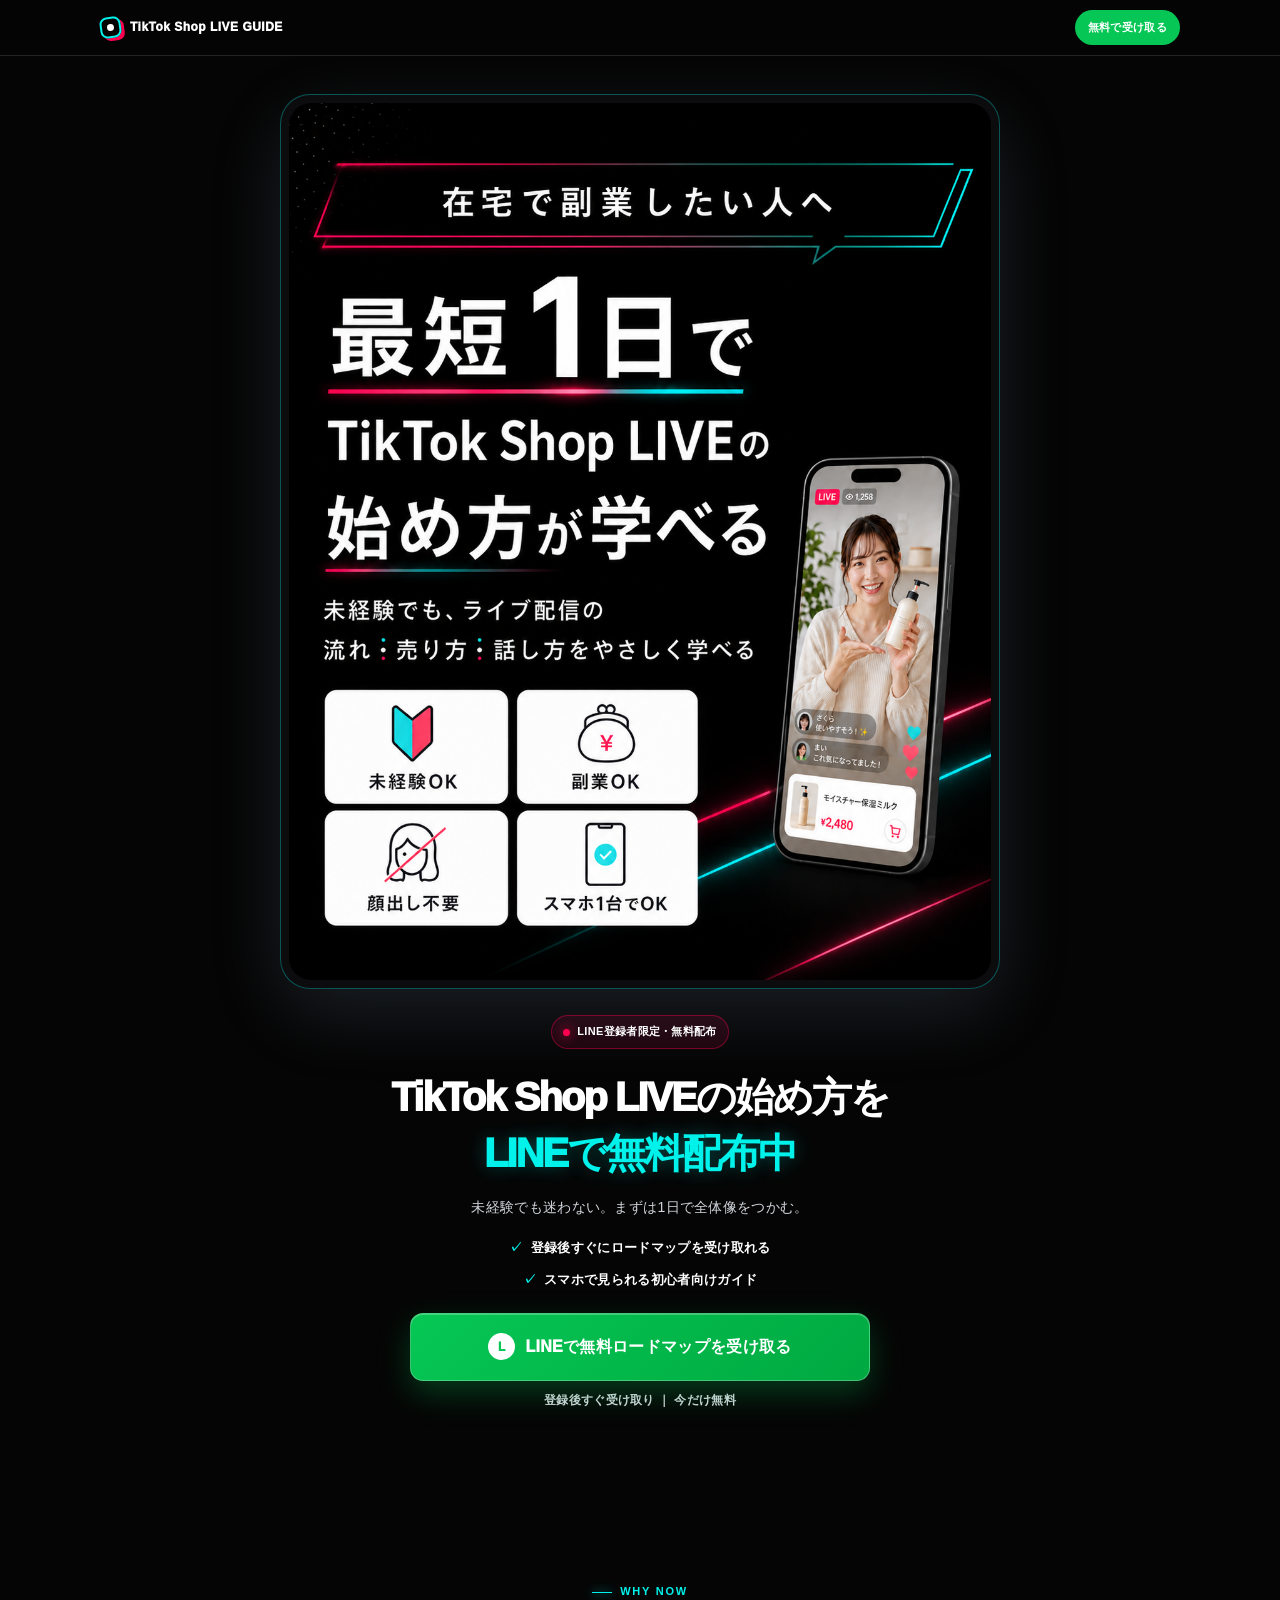
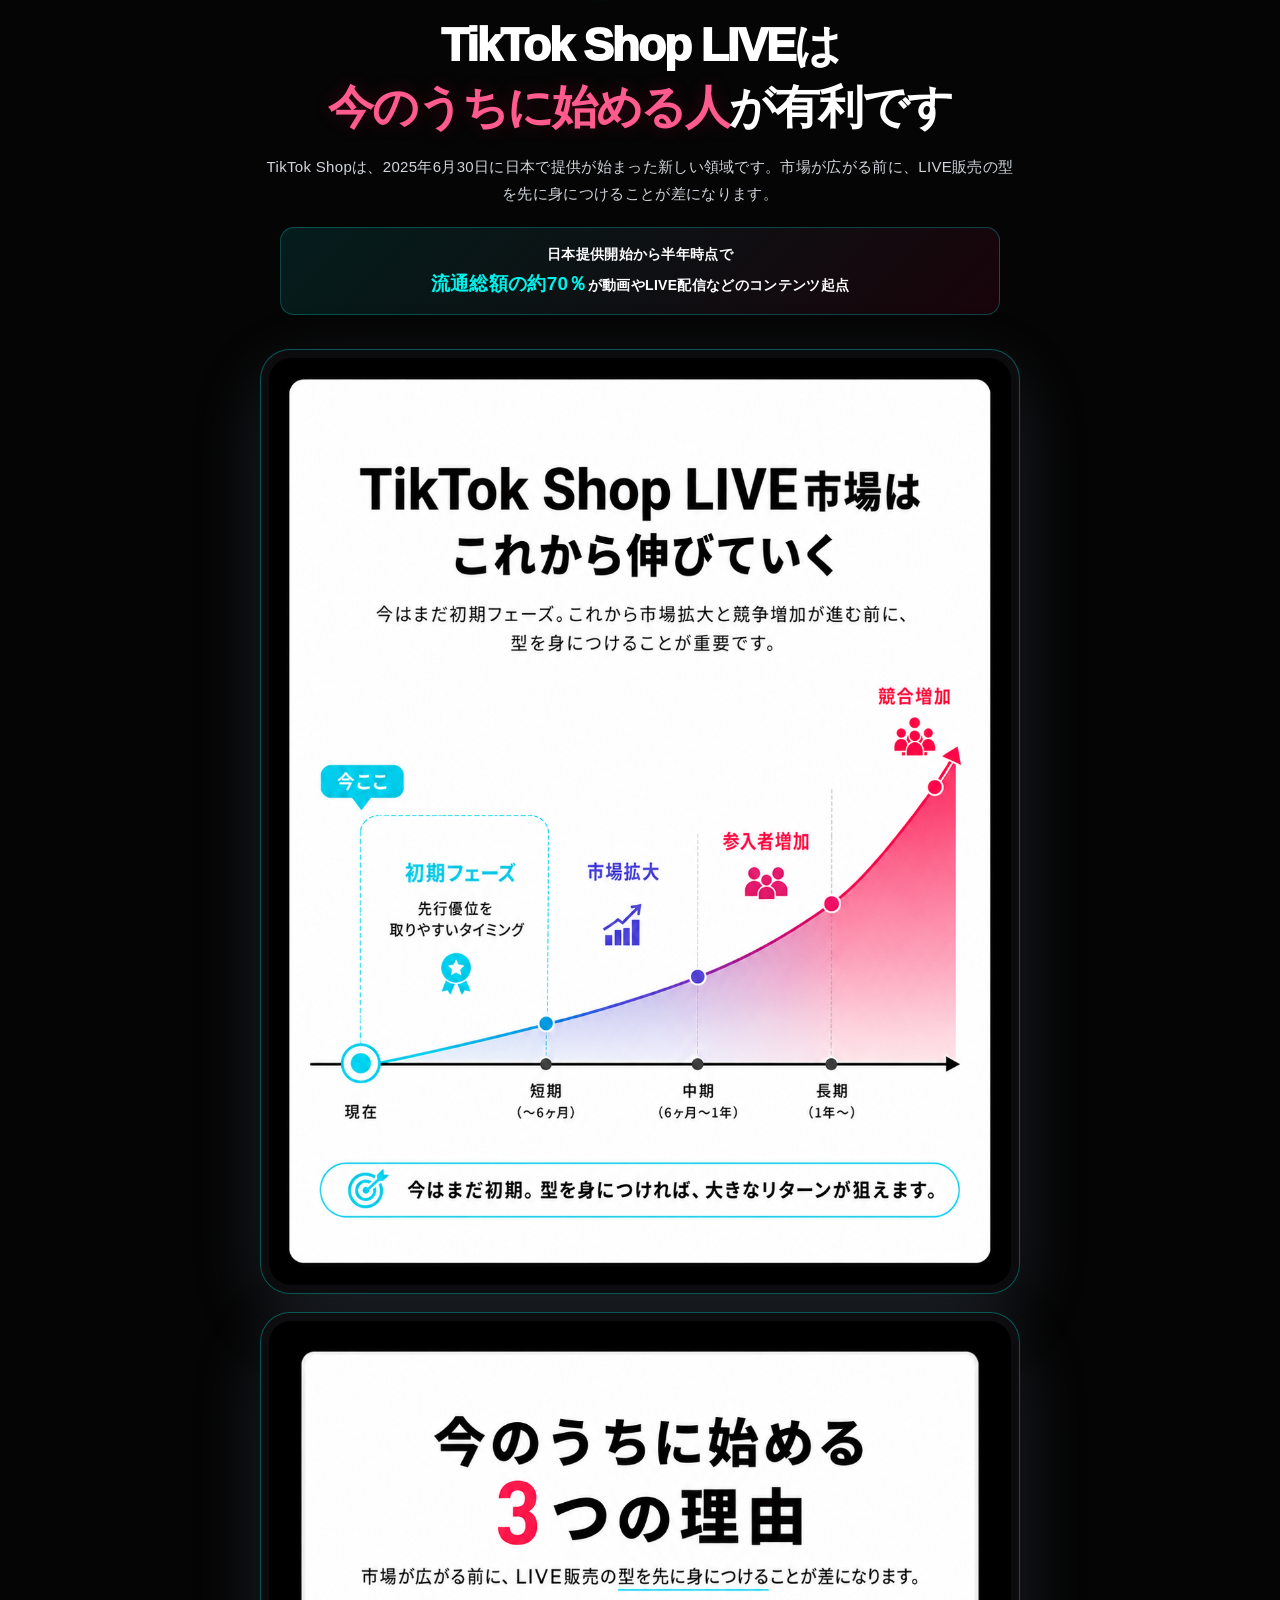
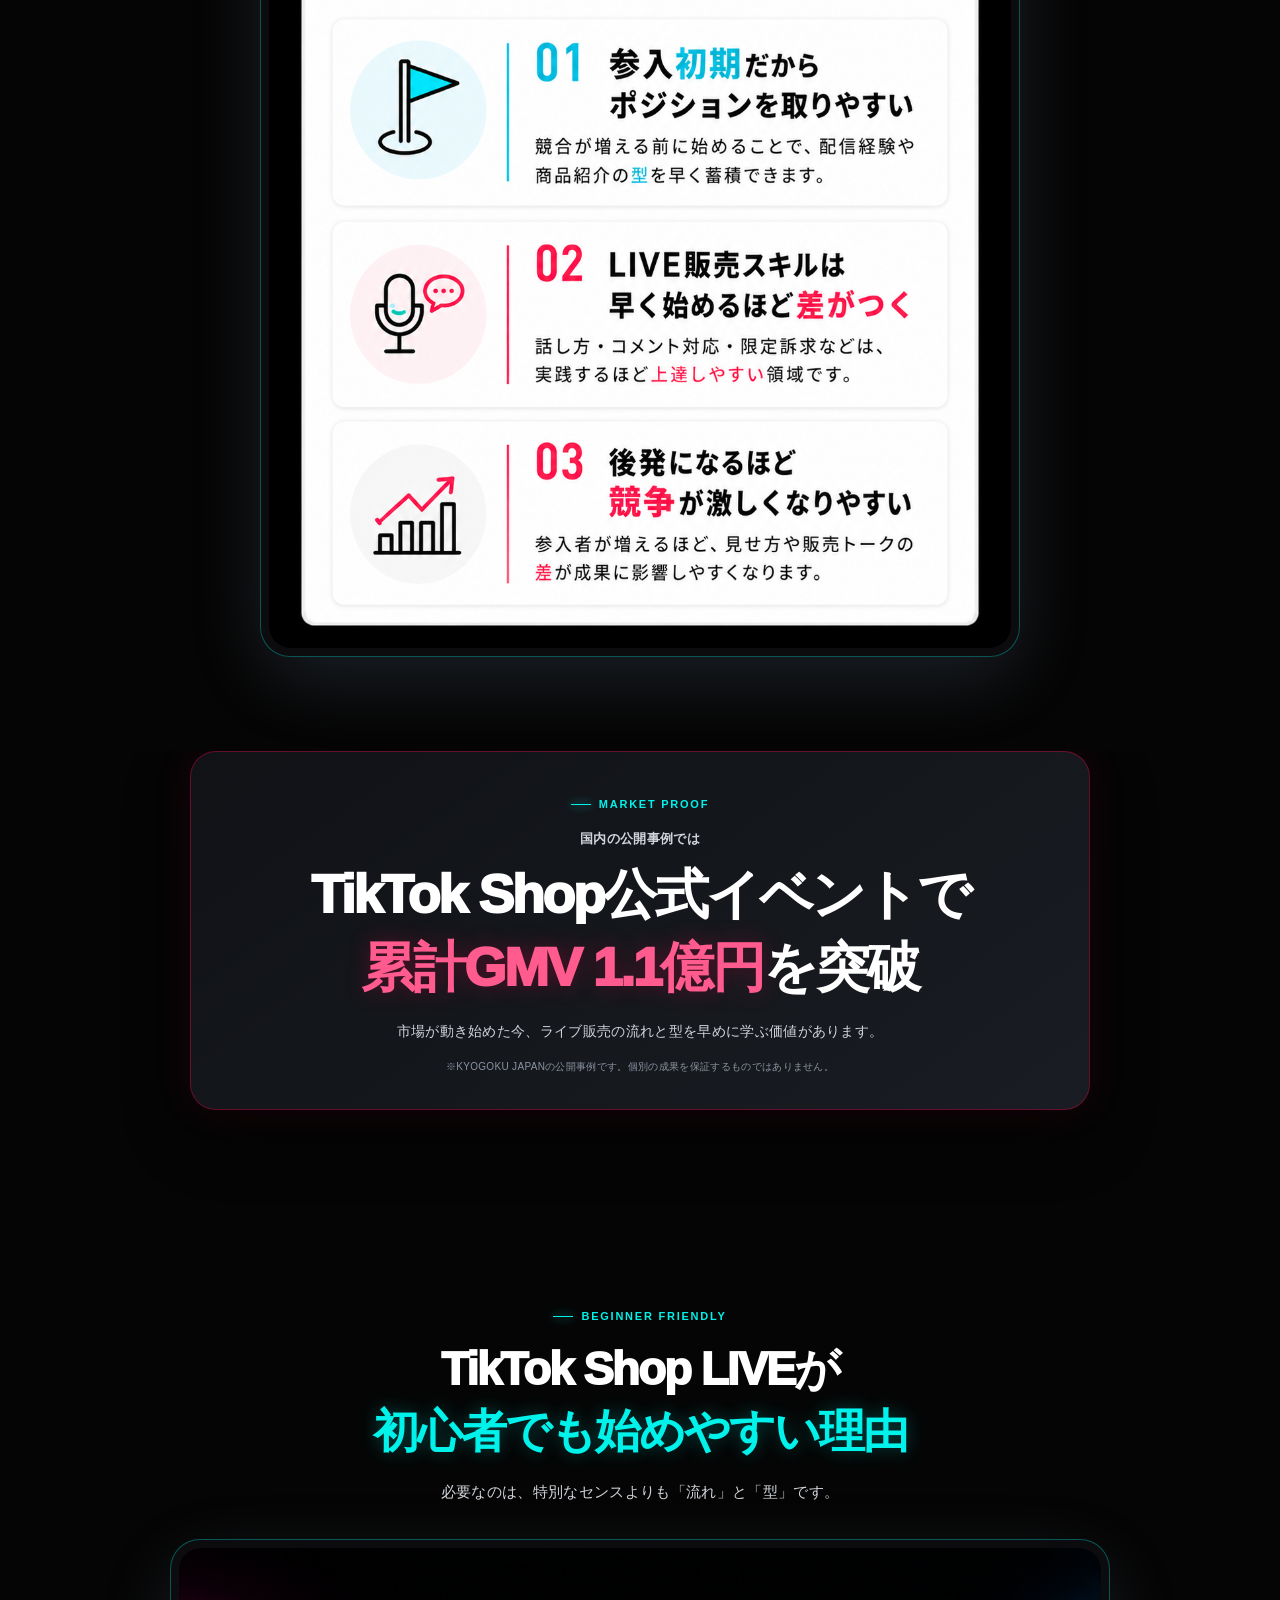
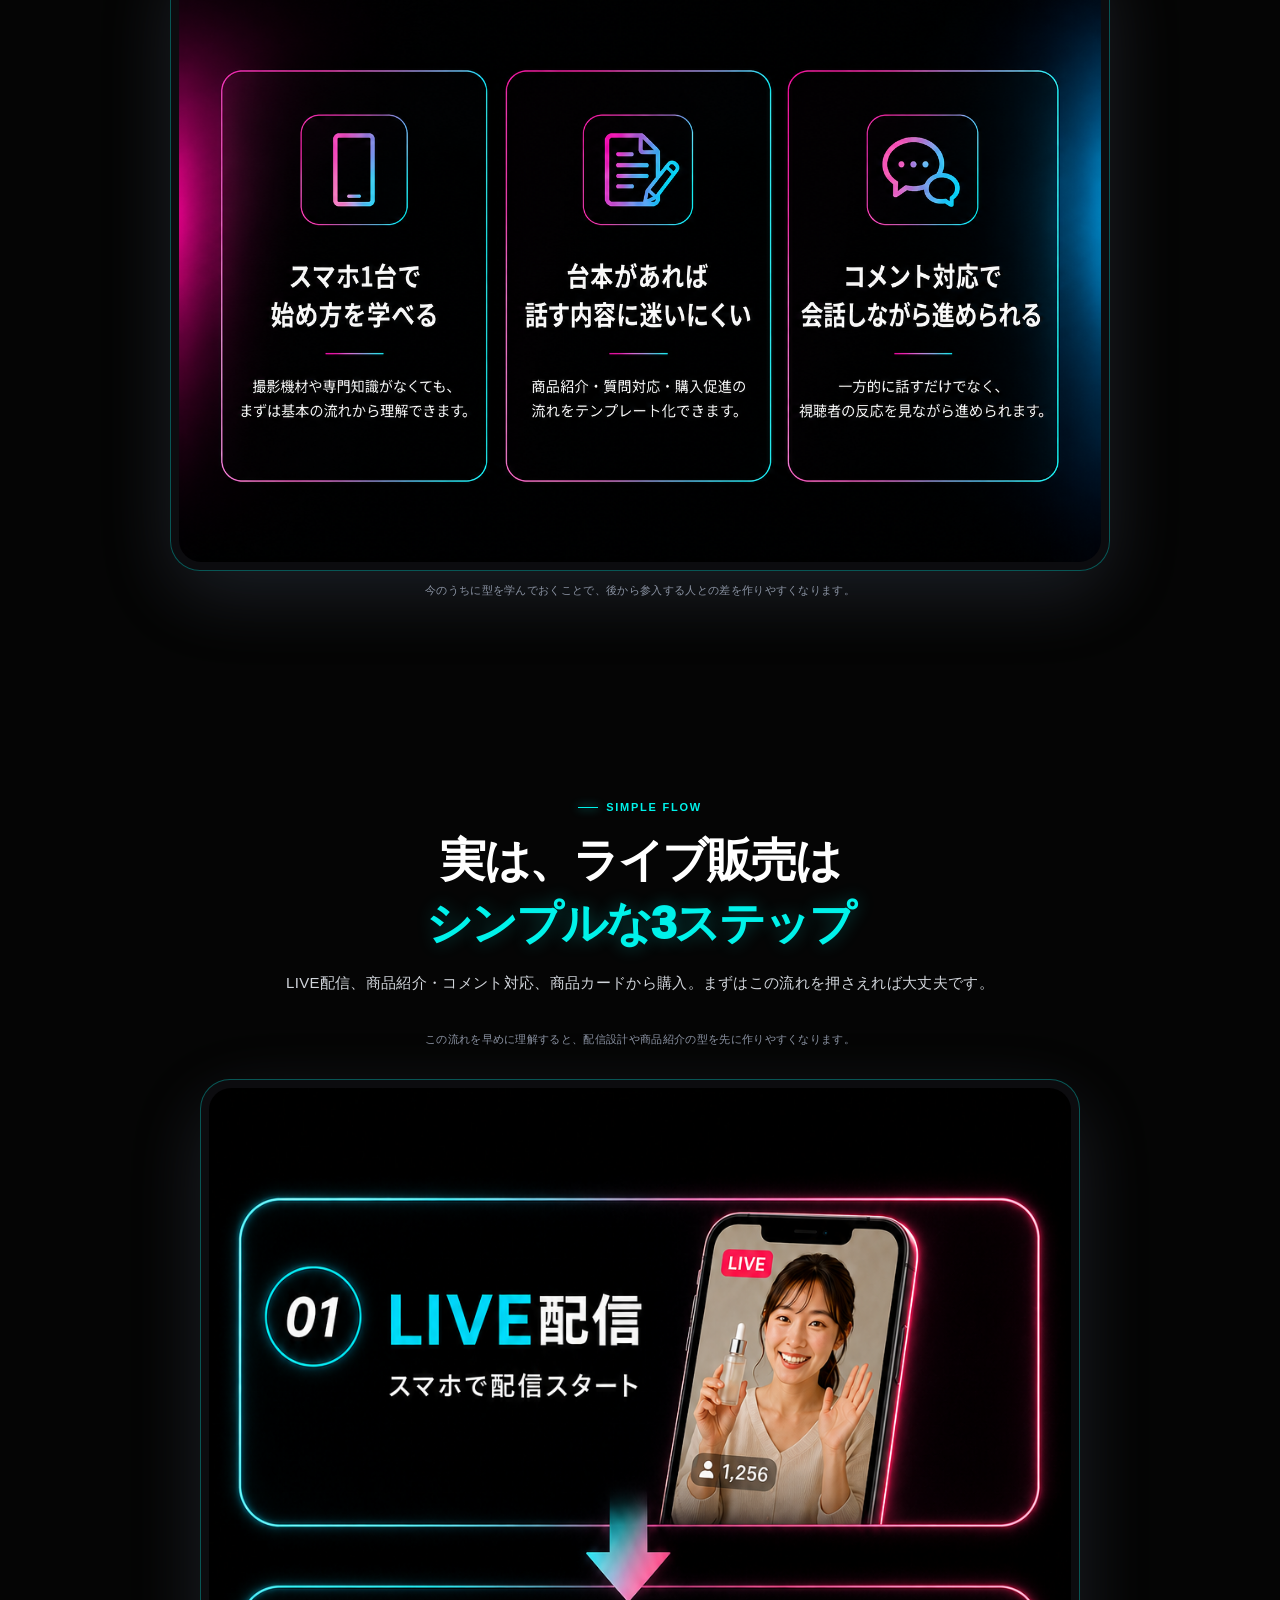
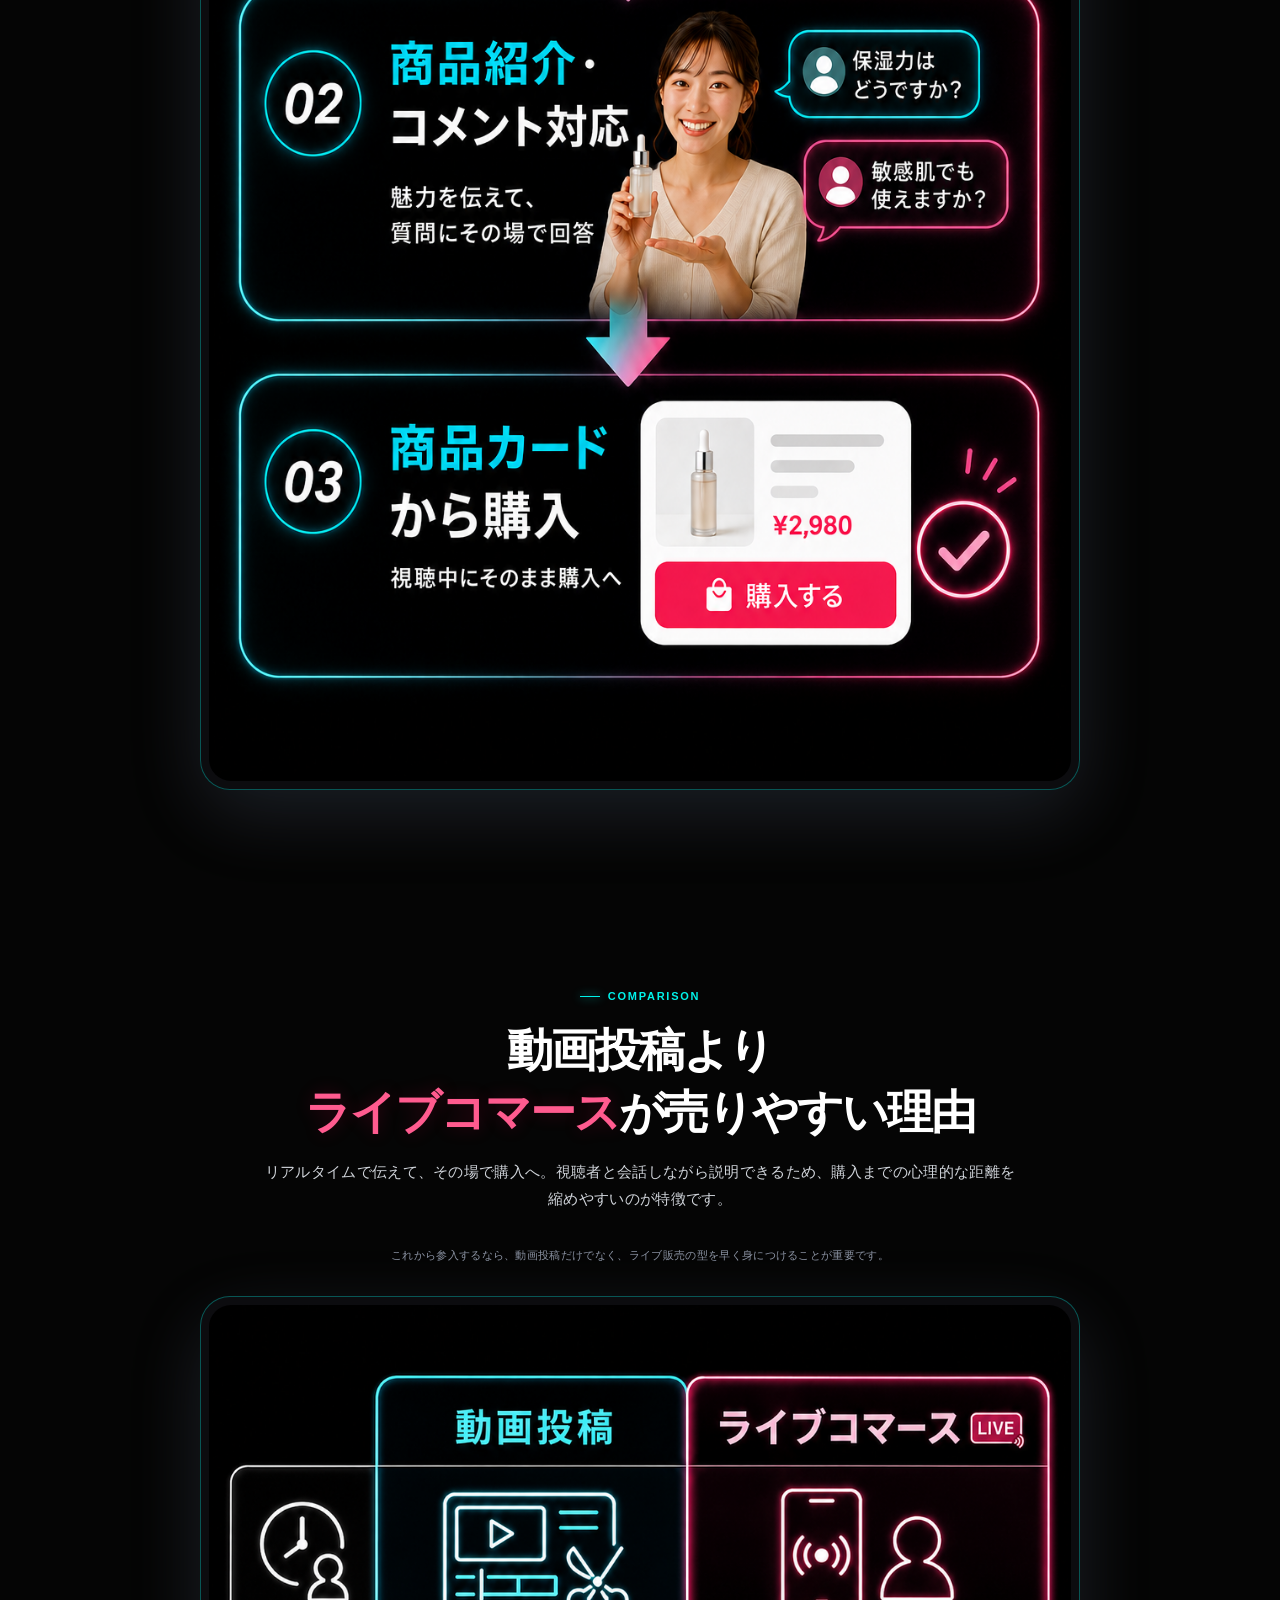
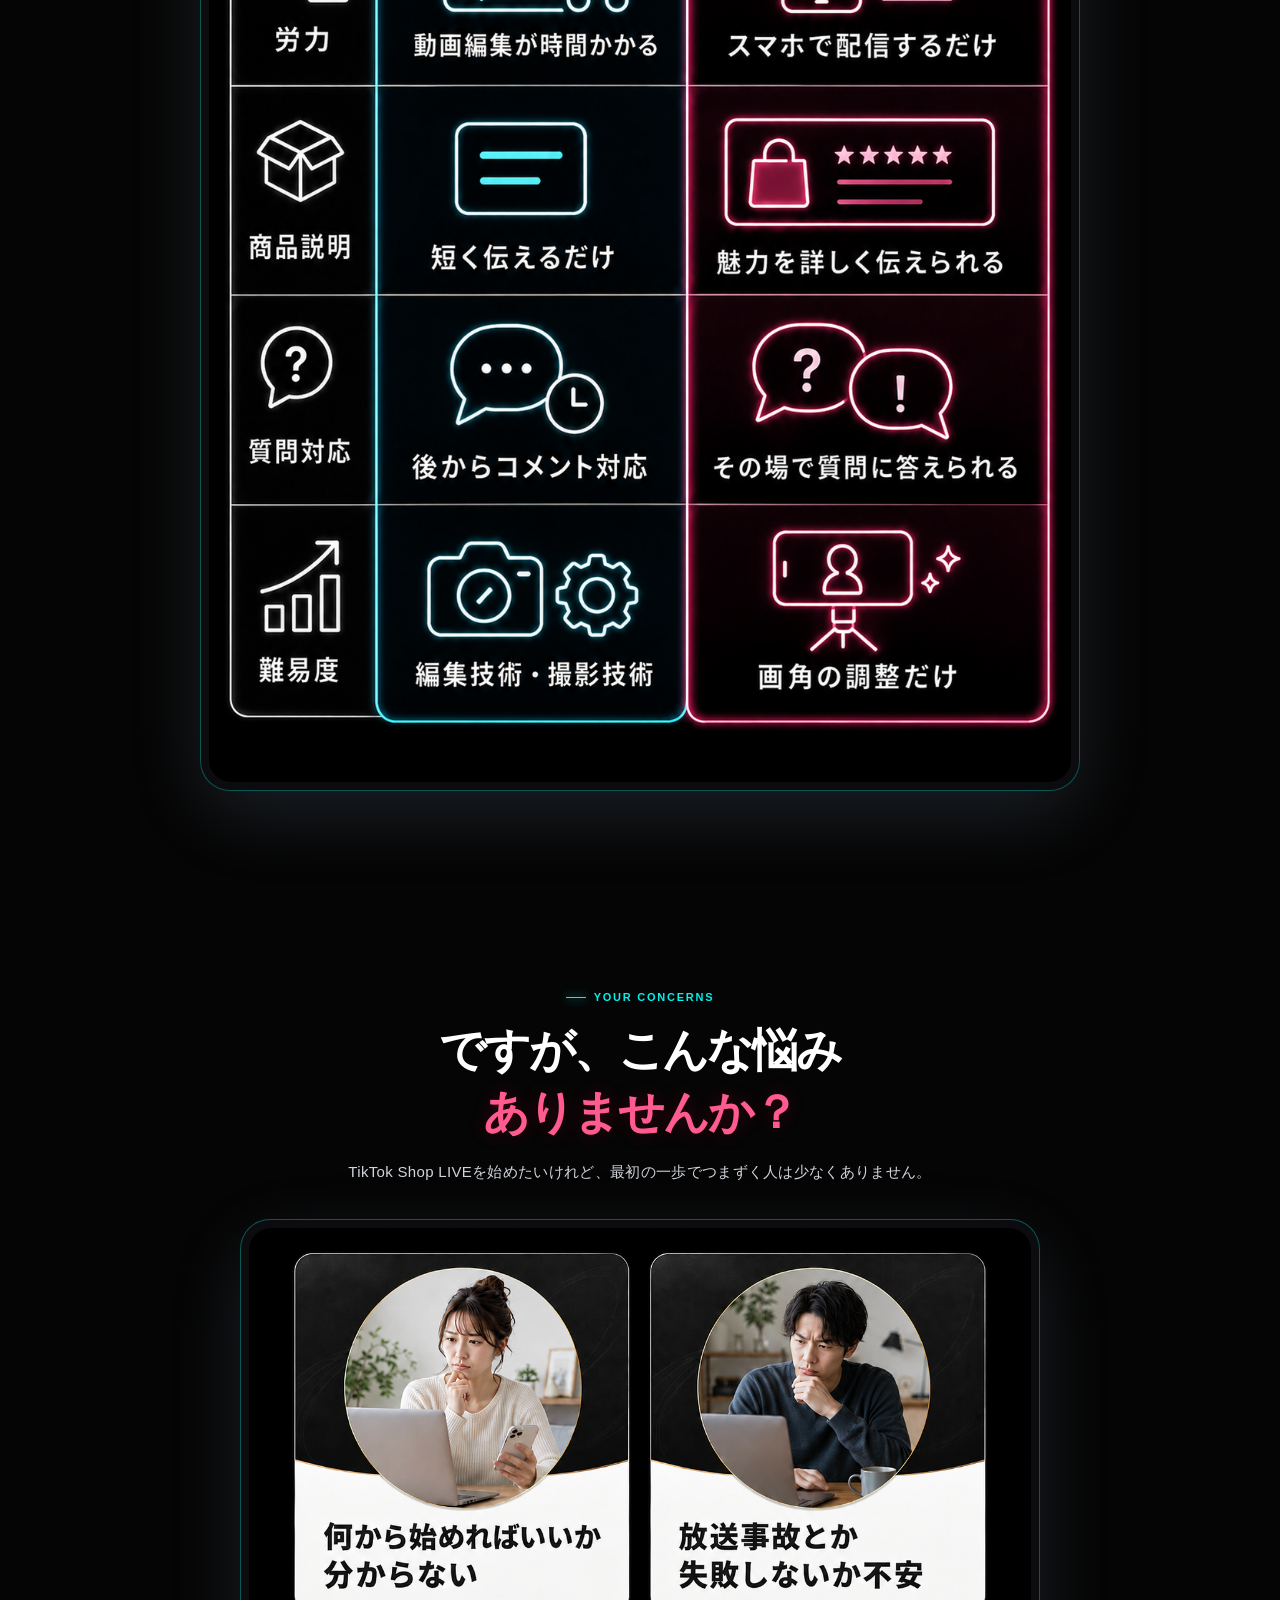
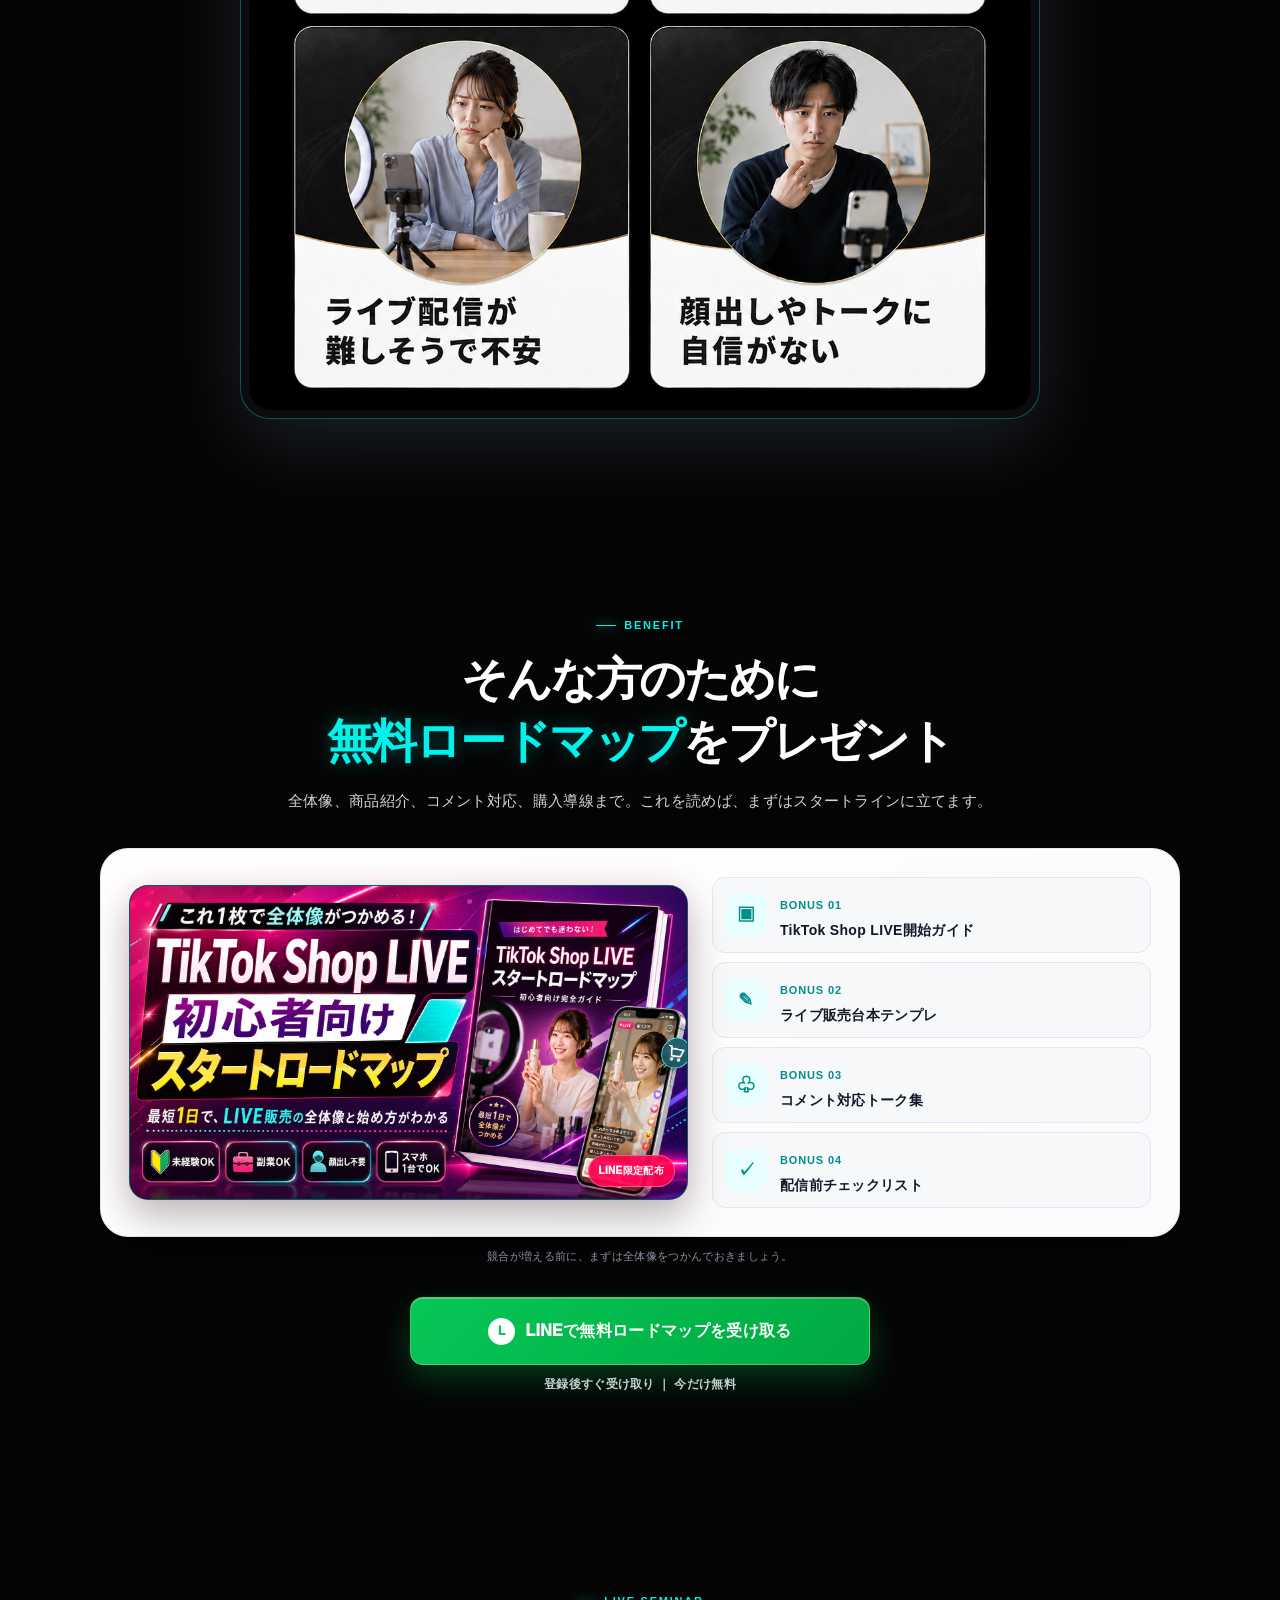
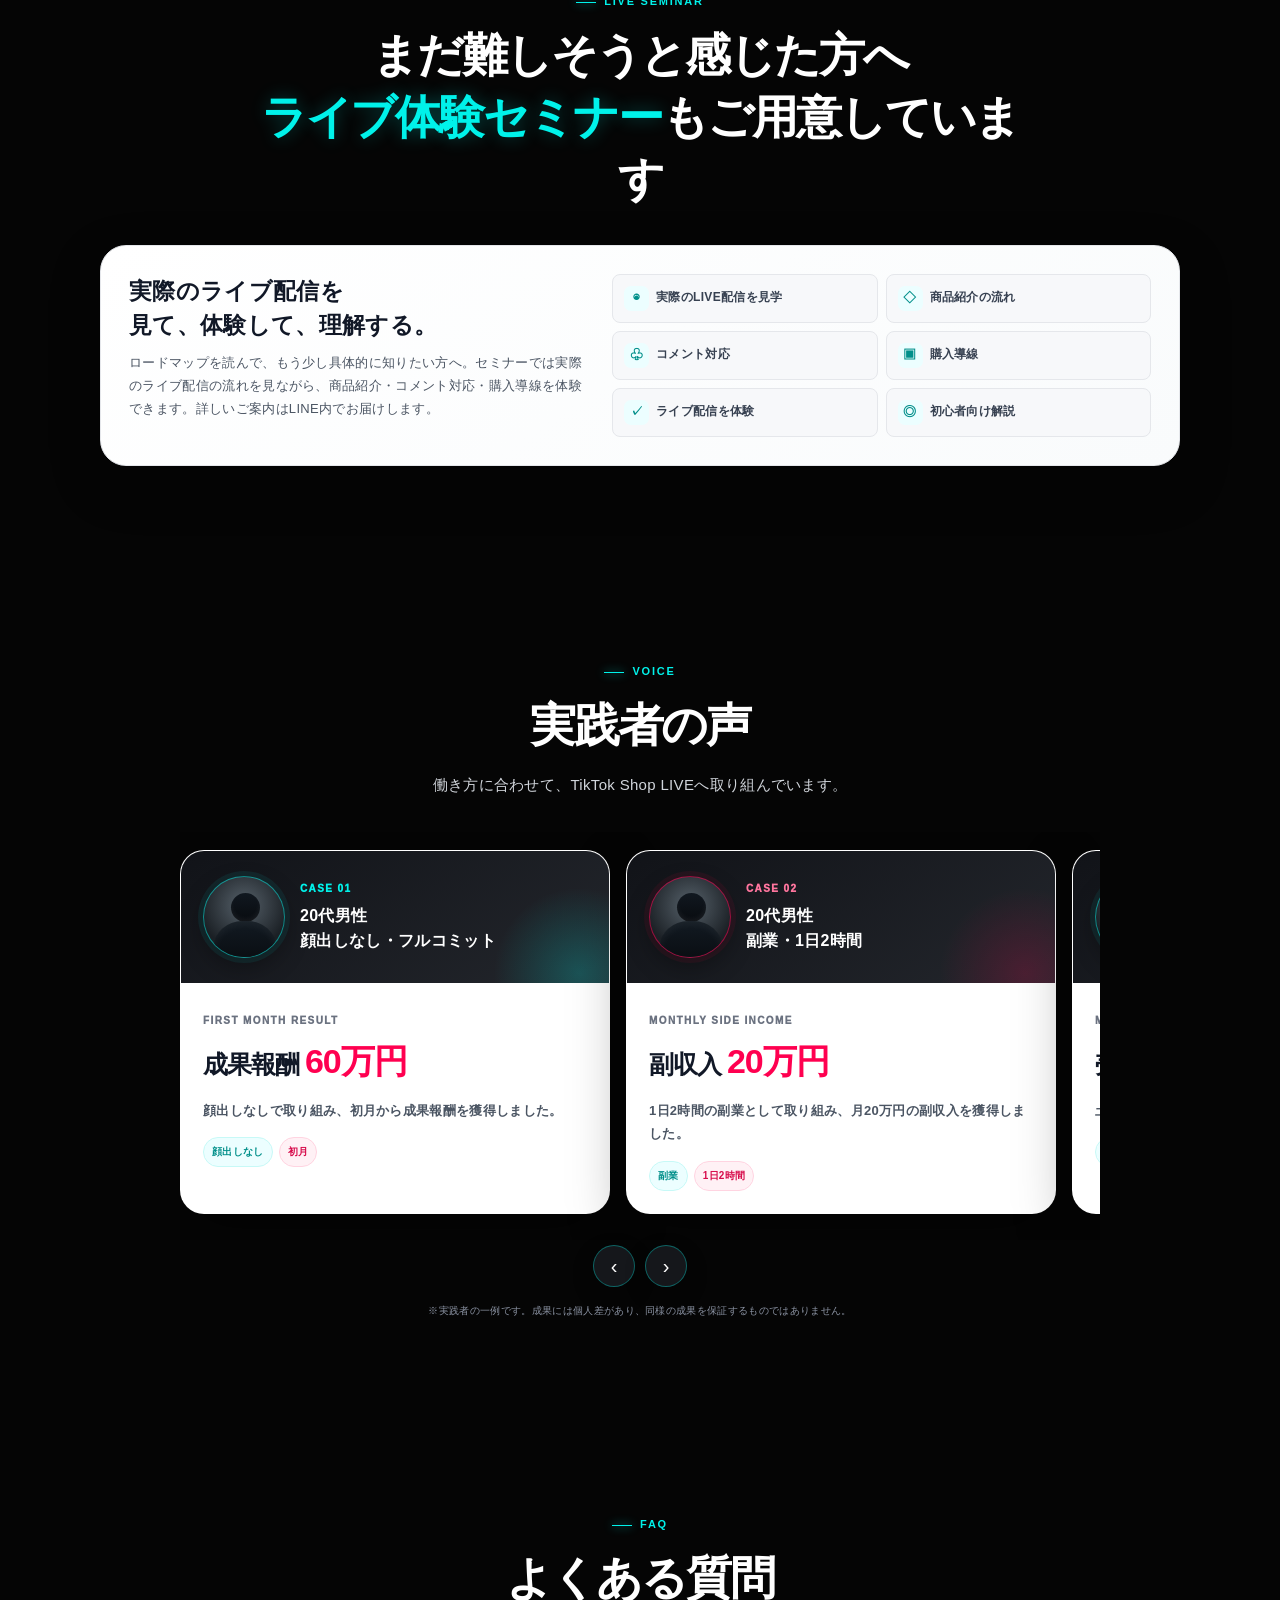
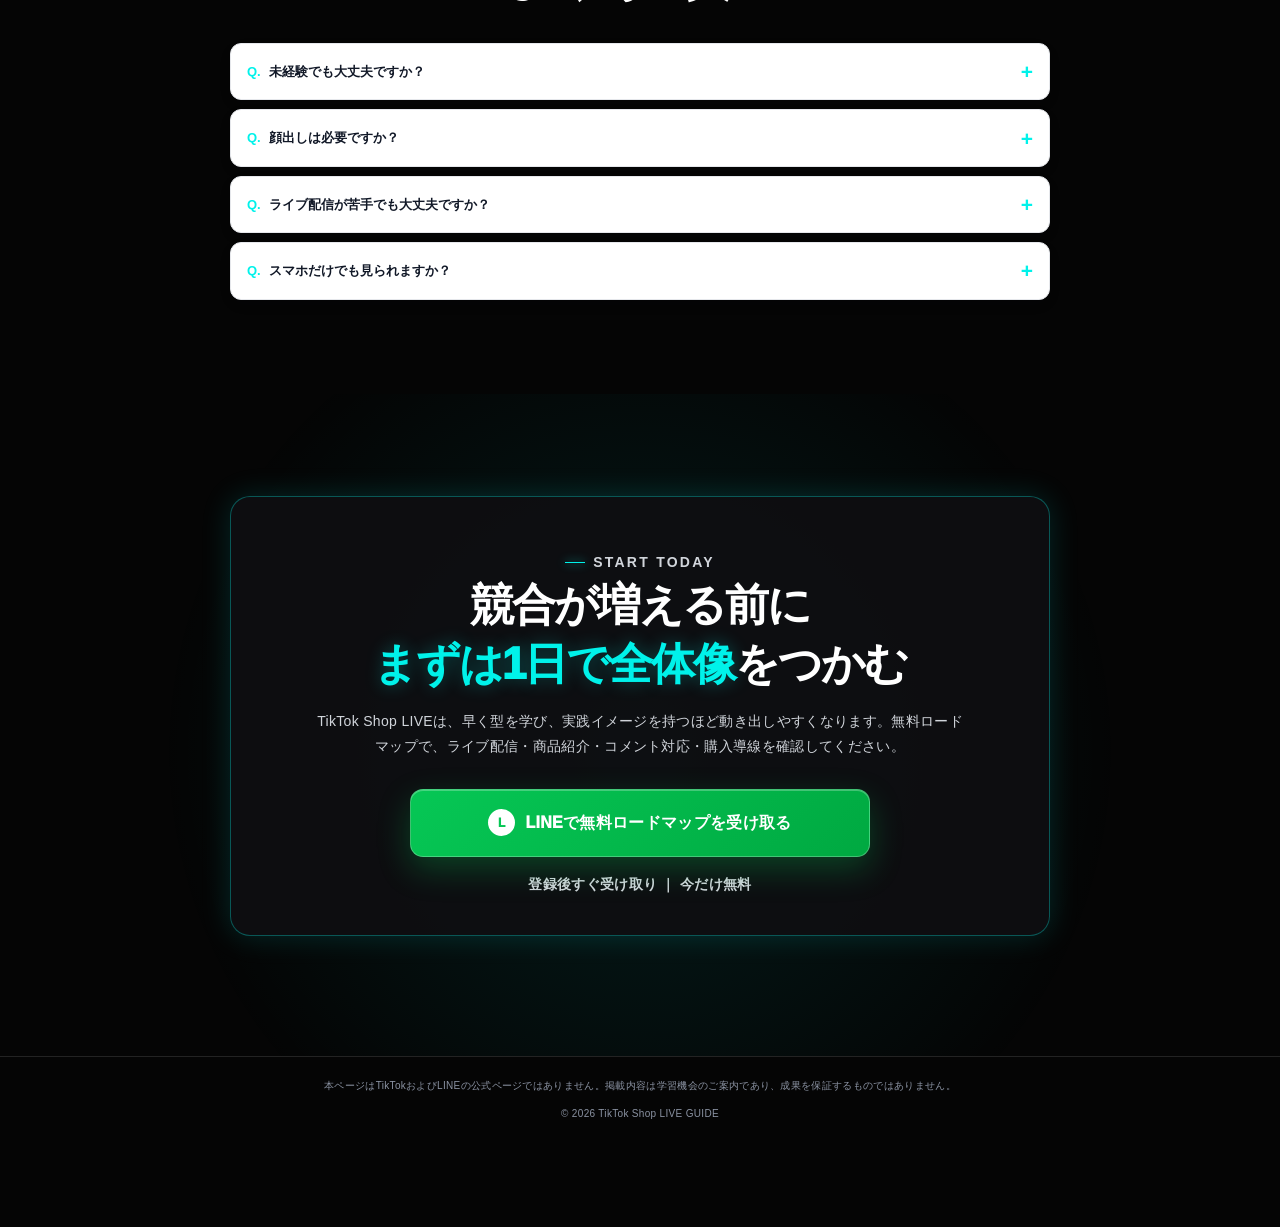
<file: index.html>
<!DOCTYPE html>
<html lang="ja">
<head>
  <meta charset="UTF-8">
  <meta name="viewport" content="width=device-width, initial-scale=1.0">
  <meta name="description" content="TikTok Shop LIVEの始め方を1日で学べる無料ロードマップ。LINE登録後すぐに受け取れます。">
  <title>TikTok Shop LIVE無料ロードマップ | LINE限定配布</title>
  <style>
    :root {
      --bg: #050505;
      --surface: #0f0f12;
      --surface-2: #17171c;
      --cyan: #00f2ea;
      --pink: #ff0050;
      --line: #06c755;
      --text: #fff;
      --muted: #d1d5db;
      --dim: #8b93a3;
      --border: rgba(255,255,255,.12);
      --cyan-border: rgba(0,242,234,.32);
      --cyan-shadow: 0 0 30px rgba(0,242,234,.15);
    }
    * { box-sizing: border-box; }
    html { scroll-behavior: smooth; }
    body {
      margin: 0;
      overflow-x: hidden;
      color: var(--text);
      background:
        radial-gradient(circle at 82% 4%, rgba(0,242,234,.08), transparent 22rem),
        radial-gradient(circle at 12% 18%, rgba(255,0,80,.05), transparent 19rem),
        var(--bg);
      font-family: -apple-system, BlinkMacSystemFont, "Hiragino Kaku Gothic ProN", "Yu Gothic", "Noto Sans JP", Meiryo, sans-serif;
      line-height: 1.8;
      letter-spacing: .02em;
    }
    body::before {
      position: fixed;
      inset: 0;
      z-index: -1;
      pointer-events: none;
      content: "";
      opacity: .18;
      background-image: linear-gradient(rgba(255,255,255,.035) 1px, transparent 1px), linear-gradient(90deg, rgba(255,255,255,.035) 1px, transparent 1px);
      background-size: 36px 36px;
      mask-image: linear-gradient(to bottom, black, transparent 85%);
    }
    a { color: inherit; text-decoration: none; }
    button { font: inherit; }
    .container { width: min(1080px, calc(100% - 40px)); margin-inline: auto; }
    .section { position: relative; padding: 94px 0; overflow: hidden; }
    .section-black, .section-light, .section-soft { color: #fff; background: #050505; }
    .section-head { max-width: 760px; margin: 0 auto 34px; text-align: center; }
    .eyebrow { display: inline-flex; align-items: center; gap: 8px; margin: 0 0 12px; color: var(--cyan); font-size: 11px; font-weight: 900; letter-spacing: .16em; }
    .eyebrow::before { width: 20px; height: 1px; content: ""; background: var(--cyan); box-shadow: 0 0 10px var(--cyan); }
    h1, h2, h3, p { margin-top: 0; }
    h2 { margin-bottom: 0; font-size: clamp(29px, 4vw, 46px); font-weight: 950; line-height: 1.35; letter-spacing: -.045em; }
    .lead { margin: 15px auto 0; color: var(--muted); font-size: 15px; }
    .text-cyan { color: var(--cyan); text-shadow: 0 0 18px rgba(0,242,234,.3); }
    .text-pink { color: #ff5b8f; text-shadow: 0 0 18px rgba(255,0,80,.22); }
    .sp-only { display: none; }
    .pc-only { display: inline; }
    .note { margin: 10px 0 0; color: var(--dim); font-size: 11px; text-align: center; }
    .reveal { opacity: 0; transform: translateY(20px); transition: opacity .65s ease, transform .65s ease; }
    .reveal.visible { opacity: 1; transform: none; }
    .section-light .lead, .section-soft .lead { color: var(--muted); }
    .section-light .eyebrow, .section-soft .eyebrow { color: var(--cyan); }
    .section-light .eyebrow::before, .section-soft .eyebrow::before { background: var(--cyan); box-shadow: 0 0 10px var(--cyan); }
    .section-light .text-cyan, .section-soft .text-cyan { color: var(--cyan); text-shadow: 0 0 18px rgba(0,242,234,.3); }
    .section-light .text-pink, .section-soft .text-pink { color: #ff5b8f; text-shadow: 0 0 18px rgba(255,0,80,.22); }
    .section-light .cta-meta, .section-soft .cta-meta { color: var(--muted); }

    /* Header */
    .topbar { position: fixed; top: 0; right: 0; left: 0; z-index: 20; height: 56px; background: rgba(5,5,5,.84); border-bottom: 1px solid var(--border); backdrop-filter: blur(18px); }
    .topbar-inner { display: flex; align-items: center; justify-content: space-between; height: 100%; }
    .brand { display: flex; align-items: center; gap: 9px; font-size: 12px; font-weight: 950; letter-spacing: .04em; }
    .brand-mark { position: relative; width: 21px; height: 21px; border: 2px solid var(--cyan); border-radius: 7px; box-shadow: 3px 3px 0 var(--pink); transform: rotate(-8deg); }
    .brand-mark::after { position: absolute; inset: 5px; content: ""; background: #fff; border-radius: 50%; }
    .topbar-cta { padding: 8px 13px; color: #fff; background: var(--line); border-radius: 999px; font-size: 11px; font-weight: 900; }

    /* CTA */
    .cta-btn {
      position: relative;
      display: flex;
      align-items: center;
      justify-content: center;
      gap: 10px;
      width: min(100%, 460px);
      min-height: 68px;
      padding: 13px 18px;
      overflow: hidden;
      color: #fff;
      background: linear-gradient(135deg, #06c755, #00a941);
      border: 1px solid rgba(255,255,255,.25);
      border-radius: 13px;
      box-shadow: 0 12px 32px rgba(6,199,85,.28), inset 0 1px 0 rgba(255,255,255,.25);
      font-size: 16px;
      font-weight: 950;
      line-height: 1.35;
      text-align: center;
      transition: transform .22s ease, box-shadow .22s ease;
    }
    .cta-btn::after { position: absolute; top: -70%; left: -30%; width: 15%; height: 240%; content: ""; background: rgba(255,255,255,.28); transform: rotate(24deg); animation: shine 3.8s infinite; }
    .cta-btn:hover { transform: translateY(-3px); box-shadow: 0 16px 40px rgba(6,199,85,.4); }
    .cta-icon { display: grid; width: 27px; height: 27px; flex: 0 0 auto; place-items: center; color: var(--line); background: #fff; border-radius: 50%; font-size: 12px; font-weight: 950; }
    .cta-meta { margin: 9px 0 0; color: var(--muted); font-size: 12px; font-weight: 800; }
    .cta-block { display: grid; justify-items: center; margin-top: 30px; text-align: center; }
    .fixed-cta { position: fixed; right: 0; bottom: 0; left: 0; z-index: 30; display: none; padding: 8px 13px calc(8px + env(safe-area-inset-bottom)); background: rgba(5,5,5,.88); border-top: 1px solid var(--border); backdrop-filter: blur(16px); transform: translateY(120%); transition: transform .35s ease; }
    .fixed-cta.show { transform: none; }
    .fixed-cta .cta-btn { min-height: 56px; margin-inline: auto; border-radius: 11px; font-size: 14px; }
    @keyframes shine { 0%, 70% { left: -30%; } 100% { left: 125%; } }

    /* Shared cards */
    .cards { display: grid; gap: 14px; }
    .card { position: relative; padding: 24px; background: #fff; border: 1px solid #e5e7eb; border-radius: 22px; box-shadow: 0 18px 50px rgba(0,0,0,.28); transition: transform .25s ease, box-shadow .25s ease; }
    .card:hover { transform: translateY(-5px); box-shadow: 0 24px 58px rgba(0,0,0,.34); }
    .card::before { position: absolute; top: 0; right: 20px; left: 20px; height: 1px; content: ""; background: linear-gradient(90deg, transparent, rgba(0,242,234,.55), transparent); }
    .card-icon { display: grid; width: 38px; height: 38px; place-items: center; color: var(--cyan); background: rgba(0,242,234,.08); border: 1px solid rgba(0,242,234,.24); border-radius: 11px; font-size: 19px; font-weight: 950; }
    .card h3 { margin: 13px 0 6px; color: #111827; font-size: 17px; line-height: 1.55; }
    .card p { margin-bottom: 0; color: #4b5563; font-size: 13px; }
    .section-light .card, .section-soft .card { background: #fff; border-color: #e5e7eb; box-shadow: 0 18px 50px rgba(0,0,0,.28); }
    .section-light .card::before, .section-soft .card::before { background: linear-gradient(90deg, transparent, rgba(0,189,182,.42), transparent); }
    .section-light .card-icon, .section-soft .card-icon { color: #008f8a; background: #ecfeff; border-color: #b8f4f1; }
    .section-light .card p, .section-soft .card p { color: #4b5563; }

    /* Production image frame. Keep only these three image slots in the LP. */
    .image-frame { width: min(100%, 880px); margin: 30px auto 0; padding: 8px; background: rgba(15,15,18,.86); border: 1px solid var(--cyan-border); border-radius: 30px; box-shadow: 0 24px 80px rgba(0,242,234,.12), 0 24px 80px rgba(255,0,80,.10); }
    .production-image { display: block; width: 100%; height: auto; border-radius: 22px; }
    .image-placeholder { display: none; min-height: 260px; padding: 30px 18px; place-items: center; align-content: center; gap: 8px; color: var(--muted); background: linear-gradient(145deg, rgba(0,242,234,.06), rgba(255,0,80,.05)); border: 1px dashed rgba(0,242,234,.4); border-radius: 11px; text-align: center; }
    .image-placeholder strong { color: var(--cyan); font-size: 16px; }
    .image-placeholder code { color: #fff; font-size: 12px; }
    .image-frame.missing .production-image { display: none; }
    .image-frame.missing .image-placeholder { display: grid; }
    .content-visual-frame { margin-top: 28px; }
    .concerns-visual-frame { width: min(100%, 800px); }
    .why-visual-frame { width: min(100%, 760px); }
    .why-visual-frame + .why-visual-frame { margin-top: 18px; }
    .reasons-visual-frame { width: min(100%, 940px); }

    /* Market proof: a verified public case, shown separately from the beginner guidance. */
    .market-proof { padding-top: 0; }
    .proof-panel { max-width: 900px; margin: 0 auto; padding: 34px 28px; overflow: hidden; background: linear-gradient(145deg, #101216, #191c22); border: 1px solid rgba(255,0,80,.34); border-radius: 26px; box-shadow: 0 24px 64px rgba(0,0,0,.36), 0 0 38px rgba(255,0,80,.1); text-align: center; }
    .proof-kicker { margin: 0; color: var(--muted); font-size: 13px; font-weight: 850; }
    .proof-panel h2 { margin-top: 8px; font-size: clamp(31px, 5vw, 54px); }
    .proof-number { color: #ff5b8f; text-shadow: 0 0 22px rgba(255,0,80,.28); }
    .proof-copy { max-width: 660px; margin: 15px auto 0; color: var(--muted); font-size: 14px; }
    .proof-note { display: block; margin-top: 14px; color: var(--dim); font-size: 10px; line-height: 1.7; }
    .market-signal { max-width: 720px; margin: 20px auto 0; padding: 14px 18px; color: #fff; background: linear-gradient(135deg, rgba(0,242,234,.1), rgba(255,0,80,.08)); border: 1px solid rgba(0,242,234,.25); border-radius: 14px; font-size: 14px; font-weight: 850; line-height: 1.75; text-align: center; }
    .market-signal strong { color: var(--cyan); font-size: 19px; }

    /* 1. Hero */
    .hero { padding: 94px 0 68px; background: #050505; }
    .hero-grid { display: flex; flex-direction: column; align-items: center; }
    .hero-badge { display: inline-flex; align-items: center; gap: 7px; padding: 6px 11px; color: #fff; background: rgba(255,0,80,.1); border: 1px solid rgba(255,0,80,.4); border-radius: 999px; font-size: 11px; font-weight: 900; }
    .hero-badge::before { width: 7px; height: 7px; content: ""; background: var(--pink); border-radius: 50%; box-shadow: 0 0 12px var(--pink); }
    .hero h1 { margin: 20px 0 0; font-size: clamp(26px, 3.2vw, 40px); font-weight: 950; line-height: 1.4; letter-spacing: -.05em; }
    .hero-copy p { margin: 14px 0 0; color: var(--muted); font-size: 14px; }
    .hero-points { display: grid; gap: 8px; margin: 16px 0 0; padding: 0; list-style: none; }
    .hero-points li { display: flex; gap: 8px; color: #fff; font-size: 13px; font-weight: 800; }
    .hero-points li::before { color: var(--cyan); content: "✓"; font-weight: 950; }
    .hero .cta-btn { margin-top: 22px; }
    .hero-image { order: 1; width: min(100%, 720px); margin-top: 0; }
    .hero-copy { order: 2; width: min(100%, 690px); margin-top: 26px; text-align: center; }
    .hero-action { order: 3; width: min(100%, 690px); text-align: center; }
    .hero-points { justify-content: center; }
    .hero-points li { justify-content: center; }
    .hero .cta-btn { margin-inline: auto; }
    .hero .cta-meta { text-align: center; }

    /* 2. Pain */
    .pain-grid { grid-template-columns: repeat(4, 1fr); gap: 18px; }
    .bridge { max-width: 780px; margin: 30px auto 0; color: #fff; font-size: 19px; font-weight: 950; line-height: 1.7; text-align: center; }

    /* 3. Easy reasons */
    .reason-grid { grid-template-columns: repeat(3, 1fr); }
    .card-label { color: #008f8a; font-size: 10px; font-weight: 950; letter-spacing: .14em; }
    /* One generated sprite keeps the seven card visuals lightweight and consistent. */
    .visual-card { overflow: hidden; background: #fff; border: 1px solid rgba(255,255,255,.16); border-radius: 23px; box-shadow: 0 20px 52px rgba(0,0,0,.34); transition: transform .25s ease, box-shadow .25s ease; }
    .visual-card:hover { transform: translateY(-6px); box-shadow: 0 27px 62px rgba(0,0,0,.42); }
    .visual-card-top { position: relative; display: grid; height: 138px; place-items: center; overflow: visible; background: linear-gradient(145deg, #303036, #17171b); }
    .visual-card-top::after { position: absolute; right: 0; bottom: 0; left: 0; height: 2px; content: ""; background: linear-gradient(90deg, transparent, rgba(0,242,234,.8), rgba(255,0,80,.7), transparent); }
    .visual-card-photo { width: 148px; height: 148px; margin-top: -26px; background-image: url("assets/images/card-visual-sprite.png"); background-repeat: no-repeat; background-size: 400% 200%; border: 5px solid #fff; border-radius: 50%; box-shadow: 0 12px 25px rgba(0,0,0,.28); }
    .sprite-1 { background-position: 0 0; }
    .sprite-2 { background-position: 33.333% 0; }
    .sprite-3 { background-position: 66.666% 0; }
    .sprite-4 { background-position: 100% 0; }
    .sprite-5 { background-position: 0 100%; }
    .sprite-6 { background-position: 33.333% 100%; }
    .sprite-7 { background-position: 66.666% 100%; }
    .visual-card-body { display: grid; min-height: 148px; padding: 24px 18px 22px; align-content: center; text-align: center; }
    .visual-card-body h3 { margin: 0; color: #111827; font-size: 17px; font-weight: 950; line-height: 1.65; letter-spacing: -.025em; }
    .visual-card-body p { margin: 9px 0 0; color: #4b5563; font-size: 12px; line-height: 1.75; }
    .visual-card-body .card-label { display: block; margin-bottom: 8px; }
    .reason-card .visual-card-top { height: 158px; background: linear-gradient(145deg, #263438, #16191c); }
    .reason-card .visual-card-photo { width: 166px; height: 166px; }
    .reason-card .visual-card-body { min-height: 180px; padding: 25px 23px; }
    .reason-card .visual-card-body h3 { font-size: 18px; }

    /* Legacy HTML fallbacks are kept styled for future copy tests. Production uses the visual. */
    .why-panel { padding: 30px; color: #111827; background: linear-gradient(145deg, #fff, #f8fbfc); border: 1px solid #e5e7eb; border-radius: 28px; box-shadow: 0 22px 62px rgba(0,0,0,.34); }
    .why-panel-top { display: grid; grid-template-columns: 1.04fr .96fr; gap: 24px; align-items: center; padding-bottom: 24px; border-bottom: 1px solid #e5e7eb; }
    .why-panel h3 { margin: 0; font-size: clamp(25px, 3vw, 37px); line-height: 1.42; letter-spacing: -.05em; }
    .why-panel-copy p { margin: 12px 0 0; color: #4b5563; font-size: 14px; }
    .phase-mini { padding: 18px; background: #111318; border-radius: 18px; }
    .phase-mini-label { color: var(--cyan); font-size: 10px; font-weight: 950; letter-spacing: .13em; }
    .phase-track { position: relative; height: 8px; margin: 30px 4px 15px; background: linear-gradient(90deg, var(--cyan), #9ca3af 52%, #4b5563); border-radius: 999px; }
    .phase-pin { position: absolute; top: -22px; left: 14%; padding: 3px 8px; color: #fff; background: var(--pink); border-radius: 999px; box-shadow: 0 0 14px rgba(255,0,80,.38); font-size: 10px; font-weight: 950; }
    .phase-points { display: flex; justify-content: space-between; color: #9ca3af; font-size: 10px; font-weight: 800; }
    .phase-points strong { color: var(--cyan); }
    .why-reasons { display: grid; grid-template-columns: repeat(3, 1fr); gap: 12px; margin-top: 22px; }
    .why-reason { padding: 17px; background: #f7f8fa; border: 1px solid #e5e7eb; border-radius: 15px; }
    .why-no { color: #008f8a; font-size: 10px; font-weight: 950; letter-spacing: .13em; }
    .why-reason h4 { margin: 8px 0 5px; font-size: 15px; line-height: 1.55; }
    .why-reason p { margin: 0; color: #4b5563; font-size: 12px; line-height: 1.75; }

    /* 4. Beginner-friendly reasons: icon cards intentionally differ from problem cards. */
    .reason-info { min-height: 100%; background: linear-gradient(145deg, #fff, #f8fbfc); }
    .reason-info .card-icon { width: 54px; height: 54px; margin-top: 13px; color: #008f8a; background: linear-gradient(145deg, #d9fffd, #f3ffff); border-color: #b8f4f1; border-radius: 16px; font-size: 24px; }

    /* 6. Bonus */
    .bonus-grid { grid-template-columns: repeat(4, 1fr); }
    .bonus-no { color: var(--cyan); font-size: 11px; font-weight: 950; letter-spacing: .12em; }
    .bonus-card .card-icon { margin-top: 11px; }
    .bonus-card h3 { font-size: 15px; }
    .bonus-card p { font-size: 12px; }
    .benefit-panel { display: grid; grid-template-columns: 1.12fr .88fr; gap: 24px; padding: 28px; color: #111827; background: linear-gradient(145deg, #fff, #f9fbfc); border: 1px solid #e5e7eb; border-radius: 28px; box-shadow: 0 22px 62px rgba(0,0,0,.34); }
    .benefit-thumbnail { position: relative; align-self: center; overflow: hidden; background: #121318; border: 1px solid rgba(0,242,234,.32); border-radius: 19px; box-shadow: 0 18px 38px rgba(0,0,0,.24), 0 0 32px rgba(255,0,80,.1); }
    .benefit-thumbnail img { display: block; width: 100%; height: auto; }
    .benefit-thumbnail-tag { position: absolute; right: 12px; bottom: 12px; padding: 6px 10px; color: #fff; background: rgba(255,0,80,.92); border: 1px solid rgba(255,255,255,.32); border-radius: 999px; box-shadow: 0 8px 20px rgba(255,0,80,.22); font-size: 10px; font-weight: 950; }
    .benefit-list { display: grid; gap: 9px; align-content: center; }
    .benefit-item { display: grid; grid-template-columns: 44px 1fr; gap: 11px; align-items: center; padding: 12px; background: #f7f8fa; border: 1px solid #e5e7eb; border-radius: 13px; }
    .benefit-item b { color: #008f8a; font-size: 11px; letter-spacing: .08em; }
    .benefit-item h3 { margin: 1px 0 0; font-size: 14px; line-height: 1.45; }
    .benefit-item-icon { display: grid; width: 42px; height: 42px; place-items: center; color: #008f8a; background: #e9ffff; border-radius: 12px; font-size: 18px; font-weight: 950; }

    /* 8. Voices */
    .voice-slider-wrap { position: relative; max-width: 920px; margin: 0 auto; }
    .voice-slider { display: flex; gap: 16px; padding: 18px 4px 26px; overflow-x: auto; overscroll-behavior-inline: contain; scroll-behavior: smooth; scroll-snap-type: x mandatory; scrollbar-width: none; }
    .voice-slider::-webkit-scrollbar { display: none; }
    .voice { min-width: min(82vw, 430px); overflow: hidden; color: #111827; background: #fff; border: 1px solid rgba(255,255,255,.32); border-radius: 24px; box-shadow: 0 22px 56px rgba(0,0,0,.34); scroll-snap-align: start; }
    .voice-profile { position: relative; display: grid; grid-template-columns: 82px 1fr; gap: 15px; align-items: center; min-height: 132px; padding: 22px; overflow: hidden; color: #fff; background: linear-gradient(145deg, #111318, #23262c); }
    .voice-profile::after { position: absolute; right: -60px; bottom: -80px; width: 180px; height: 180px; content: ""; background: radial-gradient(circle, rgba(0,242,234,.22), transparent 67%); }
    .voice:nth-child(2) .voice-profile::after { background: radial-gradient(circle, rgba(255,0,80,.18), transparent 67%); }
    .voice-avatar { position: relative; display: block; width: 82px; height: 82px; overflow: hidden; background: radial-gradient(circle at 50% 35%, #56616a, #1b2025 68%); border: 1px solid rgba(0,242,234,.5); border-radius: 50%; box-shadow: 0 0 0 5px rgba(0,242,234,.07), 0 10px 25px rgba(0,0,0,.32); }
    .voice:nth-child(2) .voice-avatar { border-color: rgba(255,0,80,.55); box-shadow: 0 0 0 5px rgba(255,0,80,.07), 0 10px 25px rgba(0,0,0,.32); }
    .voice-avatar::before { position: absolute; top: 16px; left: 27px; width: 29px; height: 29px; content: ""; background: linear-gradient(#111820, #080b0f); border-radius: 50%; box-shadow: inset 0 -3px 5px rgba(255,255,255,.06); }
    .voice-avatar::after { position: absolute; bottom: -19px; left: 10px; width: 62px; height: 55px; content: ""; background: linear-gradient(#121a22, #06080b); border-radius: 46% 46% 0 0; box-shadow: inset 0 4px 8px rgba(255,255,255,.05); }
    .voice-profile small { display: block; color: var(--cyan); font-size: 10px; font-weight: 950; letter-spacing: .14em; }
    .voice:nth-child(2) .voice-profile small { color: #ff759e; }
    .voice h3 { position: relative; z-index: 1; margin: 6px 0 0; font-size: 16px; line-height: 1.55; }
    .voice-body { padding: 22px; }
    .voice-metric-label { color: #6b7280; font-size: 10px; font-weight: 950; letter-spacing: .14em; }
    .voice-metric { margin: 5px 0 0; color: #111827; font-size: 25px; font-weight: 950; line-height: 1.35; letter-spacing: -.04em; }
    .voice-metric strong { color: #ff0050; font-size: 34px; }
    .voice p { margin: 14px 0 0; color: #4b5563; font-size: 13px; font-weight: 700; line-height: 1.8; }
    .voice-tags { display: flex; flex-wrap: wrap; gap: 6px; margin-top: 15px; }
    .voice-tag { padding: 5px 8px; color: #008f8a; background: #ecfeff; border: 1px solid #c7f9f7; border-radius: 999px; font-size: 10px; font-weight: 900; }
    .voice-tag.pink { color: #d70b4b; background: #fff1f5; border-color: #ffd4e1; }
    .voice-slider-controls { display: flex; justify-content: center; gap: 10px; margin-top: 5px; }
    .voice-slider-btn { display: grid; width: 42px; height: 42px; place-items: center; color: #fff; background: #15171b; border: 1px solid rgba(0,242,234,.35); border-radius: 50%; box-shadow: 0 8px 22px rgba(0,0,0,.24); cursor: pointer; font-size: 20px; transition: transform .2s ease, border-color .2s ease; }
    .voice-slider-btn:hover { border-color: var(--cyan); transform: translateY(-2px); }
    .voice-slider-note { margin: 15px auto 0; color: var(--dim); font-size: 10px; line-height: 1.7; text-align: center; }

    /* 9. School */
    .school-box { display: grid; grid-template-columns: .92fr 1.08fr; gap: 24px; padding: 28px; color: #111827; background: linear-gradient(145deg, #fff, #f9fbfc); border: 1px solid #e5e7eb; border-radius: 26px; box-shadow: 0 18px 50px rgba(0,0,0,.28); }
    .school-copy h3 { margin-bottom: 8px; font-size: 23px; line-height: 1.5; }
    .school-copy p { margin-bottom: 0; color: #4b5563; font-size: 13px; }
    .school-list { display: grid; grid-template-columns: repeat(2, 1fr); gap: 8px; margin: 0; padding: 0; list-style: none; }
    .school-list li { padding: 11px; color: #374151; background: #f7f8fa; border: 1px solid #e5e7eb; border-radius: 8px; font-size: 12px; font-weight: 800; }
    .school-list li { display: flex; align-items: center; gap: 7px; }
    .school-list-icon { display: grid; width: 25px; height: 25px; flex: 0 0 auto; place-items: center; color: #008f8a; background: #ecfeff; border-radius: 7px; font-size: 13px; font-weight: 950; }

    /* 10. FAQ */
    .faq { display: grid; gap: 9px; max-width: 820px; margin: 0 auto; }
    .faq-item { overflow: hidden; background: #fff; border: 1px solid #e5e7eb; border-radius: 11px; box-shadow: 0 5px 16px rgba(17,24,39,.04); }
    .faq-q { display: flex; width: 100%; padding: 16px; align-items: center; justify-content: space-between; gap: 10px; color: #111827; background: transparent; border: 0; cursor: pointer; font-size: 13px; font-weight: 900; text-align: left; }
    .faq-q span:first-child::before { margin-right: 8px; color: var(--cyan); content: "Q."; }
    .faq-plus { color: var(--cyan); font-size: 21px; line-height: 1; transition: transform .25s ease; }
    .faq-item.open .faq-plus { transform: rotate(45deg); }
    .faq-a { max-height: 0; overflow: hidden; color: #4b5563; transition: max-height .3s ease; }
    .faq-a p { margin: 0; padding: 0 16px 16px 39px; font-size: 12px; }

    /* 11. Final */
    .final { padding: 102px 0 120px; background: radial-gradient(circle at 50% 54%, rgba(0,242,234,.1), transparent 30rem); text-align: center; }
    .final-box { max-width: 820px; margin: auto; padding: 38px 25px; background: rgba(15,15,18,.91); border: 1px solid var(--cyan-border); border-radius: 20px; box-shadow: var(--cyan-shadow); }
    .final h2 { font-size: clamp(28px, 4vw, 44px); }
    .final p { max-width: 650px; margin: 15px auto 0; color: var(--muted); font-size: 14px; }
    footer { padding: 20px 0 94px; color: var(--dim); border-top: 1px solid var(--border); font-size: 10px; text-align: center; }

    @media (max-width: 860px) {
      .hero-grid { gap: 0; }
      .pain-grid { grid-template-columns: repeat(2, 1fr); }
      .bonus-grid { grid-template-columns: repeat(2, 1fr); }
      .why-panel-top, .benefit-panel { grid-template-columns: 1fr; }
      .school-box { grid-template-columns: 1fr; }
    }
    @media (max-width: 620px) {
      body { padding-bottom: 72px; }
      .container { width: min(100% - 28px, 540px); }
      .section { padding: 68px 0; }
      .topbar { height: 51px; }
      .topbar .container { width: min(100% - 22px, 540px); }
      .brand { font-size: 10px; }
      .brand-mark { width: 18px; height: 18px; }
      .topbar-cta { padding: 7px 9px; font-size: 9px; }
      .fixed-cta { display: block; }
      .hero { padding: 78px 0 45px; }
      .hero-grid { display: flex; flex-direction: column; }
      .hero-badge { align-self: center; font-size: 10px; }
      .hero h1 { margin: 17px 0 0; font-size: 24px; text-align: center; }
      .hero-copy p { margin: 8px 0 0; font-size: 13px; text-align: center; }
      .hero-points { display: none; }
      .hero-image { order: 1; margin-top: 0; }
      .hero-copy { order: 2; margin-top: 18px; }
      .hero-action { order: 3; width: 100%; }
      .hero .cta-btn { width: 100%; margin-top: 18px; }
      .cta-btn { padding-right: 12px; padding-left: 12px; font-size: 14px; }
      .hero .cta-meta { margin-top: 8px; }
      .sp-only { display: inline; }
      .pc-only { display: none; }
      /* Full-bleed production visuals on mobile. Text and information cards keep their readable gutters. */
      .image-frame { width: calc(100% + 28px); max-width: none; margin-right: -14px; margin-left: -14px; padding: 0; border-right: 0; border-left: 0; border-radius: 0; }
      .production-image { border-radius: 0; }
      .image-placeholder { min-height: 190px; padding: 20px 12px; }
      .proof-panel { padding: 27px 18px; border-radius: 19px; }
      .proof-panel h2 { font-size: 29px; }
      .proof-copy { font-size: 13px; }
      .market-signal { padding: 12px 13px; font-size: 12px; }
      .market-signal strong { font-size: 17px; }
      .section-head { margin-bottom: 25px; }
      h2 { font-size: 28px; }
      .lead { margin-top: 12px; font-size: 13px; }
      .pain-grid, .reason-grid, .bonus-grid { grid-template-columns: 1fr; }
      .voice-slider { margin-right: -14px; padding-right: 14px; }
      .voice { min-width: min(85vw, 340px); padding: 21px; }
      .bridge { margin-top: 24px; font-size: 16px; }
      .card { padding: 17px; }
      .card h3 { font-size: 15px; }
      .card p { font-size: 12px; }
      .visual-card { width: min(100%, 390px); margin-inline: auto; }
      .visual-card-top { height: 122px; }
      .visual-card-photo { width: 136px; height: 136px; margin-top: -22px; }
      .visual-card-body { min-height: 116px; padding: 20px 16px; }
      .visual-card-body h3 { font-size: 16px; }
      .reason-card .visual-card-top { height: 138px; }
      .reason-card .visual-card-photo { width: 150px; height: 150px; }
      .reason-card .visual-card-body { min-height: 146px; padding: 21px 18px; }
      .reason-card .visual-card-body h3 { font-size: 17px; }
      .why-panel { padding: 20px; border-radius: 22px; }
      .why-panel-top { gap: 18px; padding-bottom: 19px; }
      .why-reasons { grid-template-columns: 1fr; }
      .benefit-panel { padding: 18px; border-radius: 22px; }
      .bonus-card { display: grid; grid-template-columns: 47px 1fr; column-gap: 10px; align-items: center; }
      .bonus-no { grid-column: 1 / -1; }
      .bonus-card .card-icon { margin-top: 7px; }
      .bonus-card h3 { margin: 7px 0 1px; }
      .bonus-card p { grid-column: 2; }
      .school-box { padding: 18px; }
      .school-copy h3 { font-size: 19px; }
      .school-list { grid-template-columns: 1fr; gap: 6px; }
      .faq-q { padding: 14px; font-size: 12px; }
      .faq-a p { padding: 0 14px 14px 35px; font-size: 11px; }
      .final { padding: 73px 0 78px; }
      .final-box { padding: 28px 17px; }
      .final .cta-btn { font-size: 13px; }
      .final p { font-size: 13px; }
      footer { padding-bottom: 22px; }
    }
  </style>
</head>
<body>
  <header class="topbar">
    <div class="container topbar-inner">
      <!-- Replace this placeholder brand with the approved production logo if needed. -->
      <a class="brand" href="#top" aria-label="ページ上部へ"><span class="brand-mark"></span>TikTok Shop LIVE GUIDE</a>
      <a class="topbar-cta line-link" href="https://lin.ee/pGL7LOU">無料で受け取る</a>
    </div>
  </header>

  <main>
    <!-- 1. FV: replace only assets/images/hero-tiktok-live.png with the approved production visual. -->
    <section class="hero section" id="top">
      <div class="container hero-grid">
        <div class="image-frame hero-image reveal">
          <img class="production-image" src="assets/images/hero-tiktok-live.png" alt="TikTok Shop LIVEの始め方を学べる無料ロードマップ">
          <div class="image-placeholder"><strong>FVメインビジュアル</strong><code>assets/images/hero-tiktok-live.png</code><span>このパスに制作済み画像を配置してください</span></div>
        </div>
        <div class="hero-copy reveal">
          <span class="hero-badge">LINE登録者限定・無料配布</span>
          <h1>TikTok Shop LIVEの始め方を<br><span class="text-cyan">LINEで無料配布中</span></h1>
          <p>未経験でも迷わない。まずは1日で全体像をつかむ。</p>
        </div>
        <div class="hero-action reveal">
          <ul class="hero-points">
            <li>登録後すぐにロードマップを受け取れる</li>
            <li>スマホで見られる初心者向けガイド</li>
          </ul>
          <a class="cta-btn line-link" href="https://lin.ee/pGL7LOU"><span class="cta-icon">L</span>LINEで無料ロードマップを受け取る</a>
          <p class="cta-meta">登録後すぐ受け取り ｜ 今だけ無料</p>
        </div>
      </div>
    </section>

    <!-- 2. WHY NOW visuals: replace only assets/images/why-now-growth-phase.png and assets/images/why-now-three-reasons.png. -->
    <section class="section section-black" id="why-now">
      <div class="container">
        <div class="section-head reveal">
          <p class="eyebrow">WHY NOW</p>
          <h2>TikTok Shop LIVEは<br><span class="text-pink">今のうちに始める人</span><br class="sp-only">が有利です</h2>
          <p class="lead">TikTok Shopは、2025年6月30日に日本で提供が始まった新しい領域です。市場が広がる前に、LIVE販売の型を先に身につけることが差になります。</p>
          <p class="market-signal">日本提供開始から半年時点で<br><strong>流通総額の約70％</strong>が<br class="sp-only">動画やLIVE配信などのコンテンツ起点</p>
        </div>
        <div class="image-frame content-visual-frame why-visual-frame reveal">
          <img class="production-image" src="assets/images/why-now-growth-phase.png" alt="TikTok Shop LIVE市場の成長フェーズと今始める重要性">
          <div class="image-placeholder"><strong>成長フェーズ図</strong><code>assets/images/why-now-growth-phase.png</code><span>このパスに制作済み画像を配置してください</span></div>
        </div>
        <div class="image-frame why-visual-frame reveal">
          <img class="production-image" src="assets/images/why-now-three-reasons.png" alt="TikTok Shop LIVEを今のうちに始める3つの理由">
          <div class="image-placeholder"><strong>今始める3つの理由</strong><code>assets/images/why-now-three-reasons.png</code><span>このパスに制作済み画像を配置してください</span></div>
        </div>
      </div>
    </section>

    <!-- 3. Verified public market example. -->
    <section class="section section-black market-proof" id="market-proof">
      <div class="container">
        <div class="proof-panel reveal">
          <p class="eyebrow">MARKET PROOF</p>
          <p class="proof-kicker">国内の公開事例では</p>
          <h2>TikTok Shop公式イベントで<br><span class="proof-number">累計GMV 1.1億円</span>を突破</h2>
          <p class="proof-copy">市場が動き始めた今、ライブ販売の流れと型を早めに学ぶ価値があります。</p>
          <small class="proof-note">※KYOGOKU JAPANの公開事例です。個別の成果を保証するものではありません。</small>
        </div>
      </div>
    </section>

    <!-- 4. BEGINNER FRIENDLY visual: replace only assets/images/beginner-reasons-visual.png. -->
    <section class="section section-light" id="easy">
      <div class="container">
        <div class="section-head reveal">
          <p class="eyebrow">BEGINNER FRIENDLY</p>
          <h2>TikTok Shop LIVEが<br><span class="text-cyan">初心者でも始めやすい理由</span></h2>
          <p class="lead">必要なのは、特別なセンスよりも<br class="sp-only">「流れ」と「型」です。</p>
        </div>
        <div class="image-frame content-visual-frame reasons-visual-frame reveal">
          <img class="production-image" src="assets/images/beginner-reasons-visual.png" alt="TikTok Shop LIVEが初心者でも始めやすい3つの理由">
          <div class="image-placeholder"><strong>初心者向け理由ビジュアル</strong><code>assets/images/beginner-reasons-visual.png</code><span>このパスに制作済み画像を配置してください</span></div>
        </div>
        <p class="note reveal">今のうちに型を学んでおくことで、後から参入する人との差を作りやすくなります。</p>
      </div>
    </section>

    <!-- 5. Simple flow visual: replace only assets/images/live-commerce-flow.png. -->
    <section class="section section-black" id="flow">
      <div class="container">
        <div class="section-head reveal">
          <p class="eyebrow">SIMPLE FLOW</p>
          <h2>実は、ライブ販売は<br><span class="text-cyan">シンプルな3ステップ</span></h2>
          <p class="lead">LIVE配信、商品紹介・コメント対応、商品カードから購入。まずはこの流れを押さえれば大丈夫です。</p>
        </div>
        <p class="note reveal">この流れを早めに理解すると、配信設計や商品紹介の型を先に作りやすくなります。</p>
        <div class="image-frame reveal">
          <img class="production-image" src="assets/images/live-commerce-flow.png" alt="TikTok Shop LIVEで商品紹介から購入につながる仕組み">
          <div class="image-placeholder"><strong>売れる仕組み図解</strong><code>assets/images/live-commerce-flow.png</code><span>このパスに制作済み画像を配置してください</span></div>
        </div>
      </div>
    </section>

    <!-- 6. Comparison visual: replace only assets/images/video-vs-live-commerce.png. -->
    <section class="section section-black" id="comparison">
      <div class="container">
        <div class="section-head reveal">
          <p class="eyebrow">COMPARISON</p>
          <h2>動画投稿より<br><span class="text-pink">ライブコマース</span><br class="sp-only">が売りやすい理由</h2>
          <p class="lead">リアルタイムで伝えて、その場で購入へ。視聴者と会話しながら説明できるため、購入までの心理的な距離を縮めやすいのが特徴です。</p>
        </div>
        <p class="note reveal">これから参入するなら、動画投稿だけでなく、ライブ販売の型を早く身につけることが重要です。</p>
        <div class="image-frame reveal">
          <img class="production-image" src="assets/images/video-vs-live-commerce.png?v=20260601-1103" alt="動画投稿とライブコマースの比較">
          <div class="image-placeholder"><strong>動画投稿 vs ライブコマース比較図</strong><code>assets/images/video-vs-live-commerce.png</code><span>このパスに制作済み画像を配置してください</span></div>
        </div>
      </div>
    </section>

    <!-- 7. PROBLEM visual: replace only assets/images/concerns-visual.png. -->
    <section class="section section-soft" id="concerns">
      <div class="container">
        <div class="section-head reveal"><p class="eyebrow">YOUR CONCERNS</p><h2>ですが、こんな悩み<br><span class="text-pink">ありませんか？</span></h2><p class="lead">TikTok Shop LIVEを始めたいけれど、最初の一歩でつまずく人は少なくありません。</p></div>
        <div class="image-frame content-visual-frame concerns-visual-frame reveal">
          <img class="production-image" src="assets/images/concerns-visual.png?v=20260601-1103" alt="TikTok Shop LIVEを始める前によくある4つの悩み">
          <div class="image-placeholder"><strong>悩み訴求ビジュアル</strong><code>assets/images/concerns-visual.png</code><span>このパスに制作済み画像を配置してください</span></div>
        </div>
      </div>
    </section>

    <!-- 8. LINE bonuses: one set-style panel, not another card grid. -->
    <section class="section section-light" id="bonus">
      <div class="container">
        <div class="section-head reveal">
          <p class="eyebrow">BENEFIT</p>
          <h2>そんな方のために<br><span class="text-cyan">無料ロードマップ</span>をプレゼント</h2>
          <p class="lead">全体像、商品紹介、コメント対応、購入導線まで。これを読めば、まずはスタートラインに立てます。</p>
        </div>
        <div class="benefit-panel reveal">
          <!-- Replace only assets/images/free-roadmap-thumbnail.png when the distributed roadmap thumbnail changes. -->
          <div class="benefit-thumbnail"><img src="assets/images/free-roadmap-thumbnail.png" alt="TikTok Shop LIVE初心者向けスタートロードマップ"><span class="benefit-thumbnail-tag">LINE限定配布</span></div>
          <div class="benefit-list">
            <article class="benefit-item"><span class="benefit-item-icon">▣</span><div><b>BONUS 01</b><h3>TikTok Shop LIVE開始ガイド</h3></div></article>
            <article class="benefit-item"><span class="benefit-item-icon">✎</span><div><b>BONUS 02</b><h3>ライブ販売台本テンプレ</h3></div></article>
            <article class="benefit-item"><span class="benefit-item-icon">♧</span><div><b>BONUS 03</b><h3>コメント対応トーク集</h3></div></article>
            <article class="benefit-item"><span class="benefit-item-icon">✓</span><div><b>BONUS 04</b><h3>配信前チェックリスト</h3></div></article>
          </div>
        </div>
        <p class="note reveal">競合が増える前に、まずは全体像をつかんでおきましょう。</p>
        <div class="cta-block reveal"><a class="cta-btn line-link" href="https://lin.ee/pGL7LOU"><span class="cta-icon">L</span>LINEで無料ロードマップを受け取る</a><p class="cta-meta">登録後すぐ受け取り ｜ 今だけ無料</p></div>
      </div>
    </section>

    <!-- 9. Seminar: a practical next step for readers who want to see and experience a real LIVE flow. -->
    <section class="section section-light" id="seminar">
      <div class="container">
        <div class="section-head reveal"><p class="eyebrow">LIVE SEMINAR</p><h2>まだ難しそうと感じた方へ<br><span class="text-cyan">ライブ体験セミナー</span>も<br class="sp-only">ご用意しています</h2></div>
        <div class="school-box reveal">
          <div class="school-copy"><h3>実際のライブ配信を<br>見て、体験して、理解する。</h3><p>ロードマップを読んで、もう少し具体的に知りたい方へ。セミナーでは実際のライブ配信の流れを見ながら、商品紹介・コメント対応・購入導線を体験できます。詳しいご案内はLINE内でお届けします。</p></div>
          <ul class="school-list"><li><span class="school-list-icon">◉</span>実際のLIVE配信を見学</li><li><span class="school-list-icon">◇</span>商品紹介の流れ</li><li><span class="school-list-icon">♧</span>コメント対応</li><li><span class="school-list-icon">▣</span>購入導線</li><li><span class="school-list-icon">✓</span>ライブ配信を体験</li><li><span class="school-list-icon">◎</span>初心者向け解説</li></ul>
        </div>
      </div>
    </section>

    <!-- 10. Testimonials: publish only after verifying each result and obtaining permission to display it. -->
    <section class="section section-light" id="voices">
      <div class="container">
        <div class="section-head reveal"><p class="eyebrow">VOICE</p><h2>実践者の声</h2><p class="lead">働き方に合わせて、TikTok Shop LIVEへ取り組んでいます。</p></div>
        <div class="voice-slider-wrap reveal">
          <div class="voice-slider" id="voiceSlider">
            <article class="voice"><div class="voice-profile"><span class="voice-avatar" aria-hidden="true"></span><div><small>CASE 01</small><h3>20代男性<br>顔出しなし<span class="pc-only">・</span><br class="sp-only">フルコミット</h3></div></div><div class="voice-body"><span class="voice-metric-label">FIRST MONTH RESULT</span><div class="voice-metric">成果報酬 <strong>60万円</strong></div><p>顔出しなしで取り組み、初月から成果報酬を獲得しました。</p><div class="voice-tags"><span class="voice-tag">顔出しなし</span><span class="voice-tag pink">初月</span></div></div></article>
            <article class="voice"><div class="voice-profile"><span class="voice-avatar" aria-hidden="true"></span><div><small>CASE 02</small><h3>20代男性<br>副業・1日2時間</h3></div></div><div class="voice-body"><span class="voice-metric-label">MONTHLY SIDE INCOME</span><div class="voice-metric">副収入 <strong>20万円</strong></div><p>1日2時間の副業として取り組み、月20万円の副収入を獲得しました。</p><div class="voice-tags"><span class="voice-tag">副業</span><span class="voice-tag pink">1日2時間</span></div></div></article>
            <article class="voice"><div class="voice-profile"><span class="voice-avatar" aria-hidden="true"></span><div><small>CASE 03</small><h3>30代女性<br>土日のみ配信</h3></div></div><div class="voice-body"><span class="voice-metric-label">MONTHLY SALES</span><div class="voice-metric">売上 <strong>30万円</strong></div><p>土日だけの配信で、月30万円の売上を獲得しました。</p><div class="voice-tags"><span class="voice-tag">土日のみ</span><span class="voice-tag pink">在宅副業</span></div></div></article>
          </div>
          <div class="voice-slider-controls" aria-label="口コミスライダー操作">
            <button class="voice-slider-btn" type="button" data-voice-slide="-1" aria-label="前の口コミを見る">‹</button>
            <button class="voice-slider-btn" type="button" data-voice-slide="1" aria-label="次の口コミを見る">›</button>
          </div>
        </div>
        <p class="voice-slider-note reveal">※実践者の一例です。成果には個人差があり、同様の成果を保証するものではありません。</p>
      </div>
    </section>

    <!-- 11. FAQ -->
    <section class="section section-soft" id="faq">
      <div class="container">
        <div class="section-head reveal"><p class="eyebrow">FAQ</p><h2>よくある質問</h2></div>
        <div class="faq reveal">
          <div class="faq-item"><button class="faq-q" type="button"><span>未経験でも大丈夫ですか？</span><span class="faq-plus">+</span></button><div class="faq-a"><p>はい。TikTok Shop LIVEが初めての方でも全体像が分かる内容です。</p></div></div>
          <div class="faq-item"><button class="faq-q" type="button"><span>顔出しは必要ですか？</span><span class="faq-plus">+</span></button><div class="faq-a"><p>顔出しなしで学べる内容も含まれています。</p></div></div>
          <div class="faq-item"><button class="faq-q" type="button"><span>ライブ配信が苦手でも大丈夫ですか？</span><span class="faq-plus">+</span></button><div class="faq-a"><p>台本や話す流れを用意することで、未経験でも始めやすくなります。</p></div></div>
          <div class="faq-item"><button class="faq-q" type="button"><span>スマホだけでも見られますか？</span><span class="faq-plus">+</span></button><div class="faq-a"><p>はい。LINEからスマホで確認できます。</p></div></div>
        </div>
      </div>
    </section>

    <!-- 12. Final CTA: HTML/CSS only. -->
    <section class="final" id="final">
      <div class="container">
        <div class="final-box reveal">
          <p class="eyebrow">START TODAY</p>
          <h2>競合が増える前に<br><span class="text-cyan">まずは1日で全体像</span><br class="sp-only">をつかむ</h2>
          <p>TikTok Shop LIVEは、早く型を学び、実践イメージを持つほど動き出しやすくなります。無料ロードマップで、ライブ配信・商品紹介・コメント対応・購入導線を確認してください。</p>
          <div class="cta-block"><a class="cta-btn line-link" href="https://lin.ee/pGL7LOU"><span class="cta-icon">L</span>LINEで無料ロードマップを受け取る</a><p class="cta-meta">登録後すぐ受け取り ｜ 今だけ無料</p></div>
        </div>
      </div>
    </section>
  </main>

  <footer><div class="container"><p>本ページはTikTokおよびLINEの公式ページではありません。掲載内容は学習機会のご案内であり、成果を保証するものではありません。</p><p>© 2026 TikTok Shop LIVE GUIDE</p></div></footer>

  <div class="fixed-cta" id="fixedCta"><a class="cta-btn line-link" href="https://lin.ee/pGL7LOU"><span class="cta-icon">L</span>LINEで無料ロードマップを受け取る</a></div>

  <script>
    // Replace only this value when the production LINE official account URL is ready.
    const LINE_URL = "https://lin.ee/pGL7LOU";

    document.querySelectorAll(".line-link").forEach((link) => {
      link.href = LINE_URL;
      link.addEventListener("click", () => {
        // Add production analytics events here, for example GTM or Meta Pixel.
      });
    });

    // Show an intentional placeholder until each approved production image is placed.
    document.querySelectorAll(".production-image").forEach((image) => {
      const markMissing = () => image.closest(".image-frame").classList.add("missing");
      image.addEventListener("error", markMissing);
      if (image.complete && image.naturalWidth === 0) markMissing();
    });

    document.querySelectorAll(".faq-q").forEach((button) => {
      button.addEventListener("click", () => {
        const item = button.parentElement;
        const answer = item.querySelector(".faq-a");
        item.classList.toggle("open");
        answer.style.maxHeight = item.classList.contains("open") ? `${answer.scrollHeight}px` : "0";
      });
    });

    const voiceSlider = document.getElementById("voiceSlider");
    document.querySelectorAll("[data-voice-slide]").forEach((button) => {
      button.addEventListener("click", () => {
        const card = voiceSlider.querySelector(".voice");
        const gap = 16;
        voiceSlider.scrollBy({ left: Number(button.dataset.voiceSlide) * (card.offsetWidth + gap), behavior: "smooth" });
      });
    });

    const revealObserver = new IntersectionObserver((entries) => {
      entries.forEach((entry) => {
        if (entry.isIntersecting) {
          entry.target.classList.add("visible");
          revealObserver.unobserve(entry.target);
        }
      });
    }, { threshold: 0.08 });
    document.querySelectorAll(".reveal").forEach((el) => revealObserver.observe(el));

    const fixedCta = document.getElementById("fixedCta");
    const toggleFixedCta = () => fixedCta.classList.toggle("show", window.scrollY > 430);
    window.addEventListener("scroll", toggleFixedCta, { passive: true });
    toggleFixedCta();
  </script>
</body>
</html>
</file>
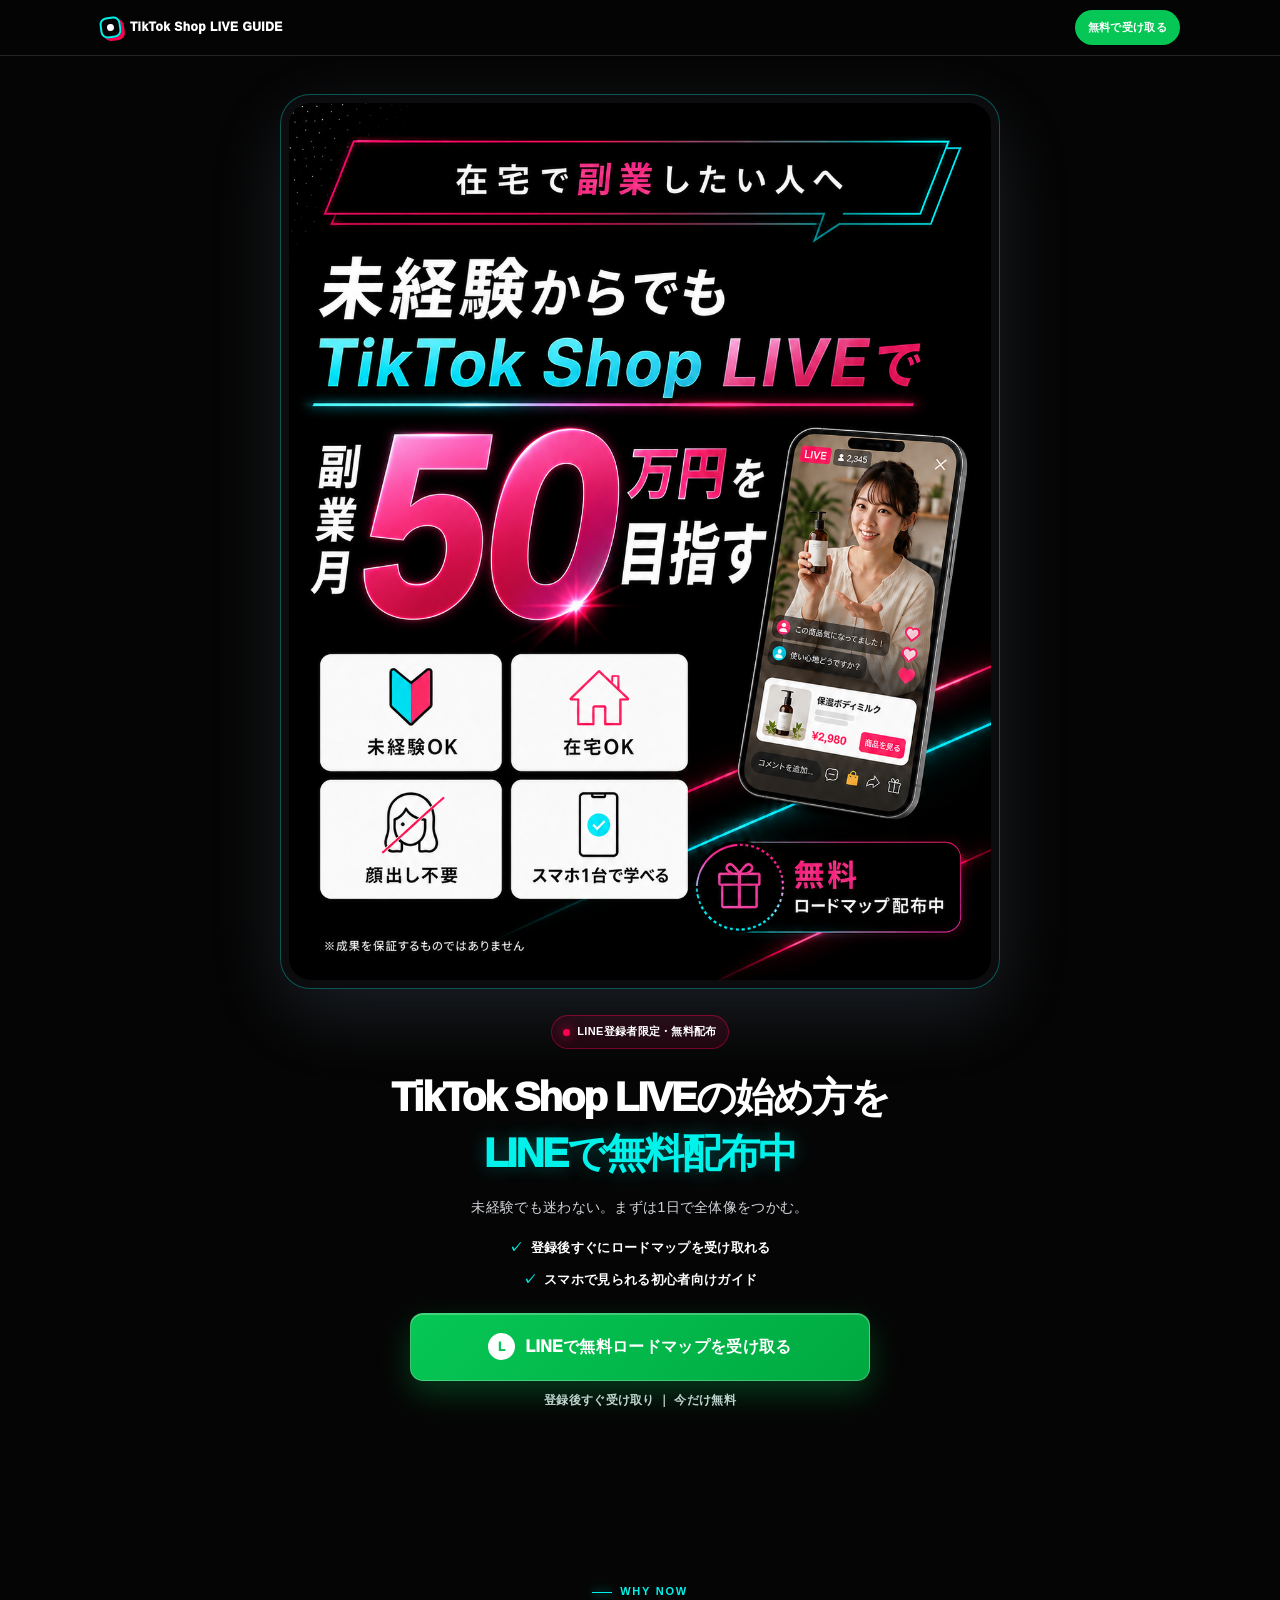
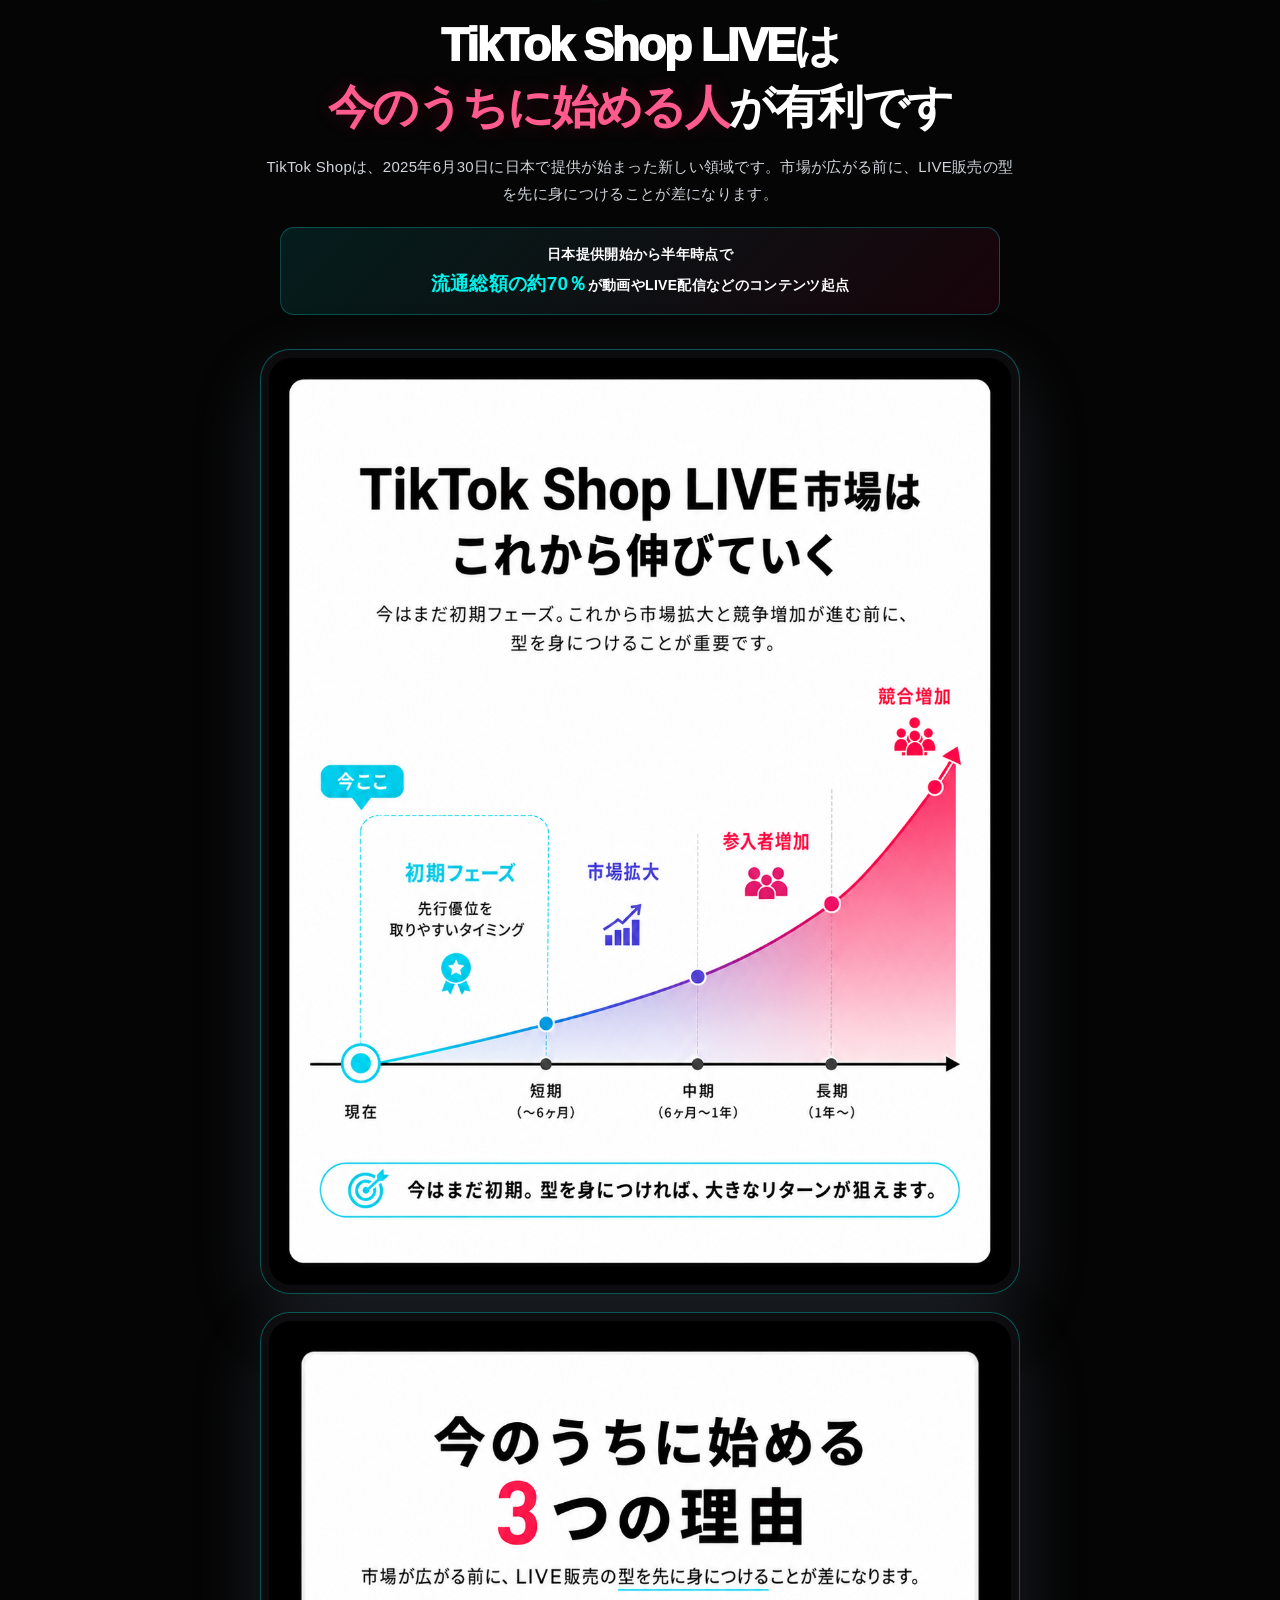
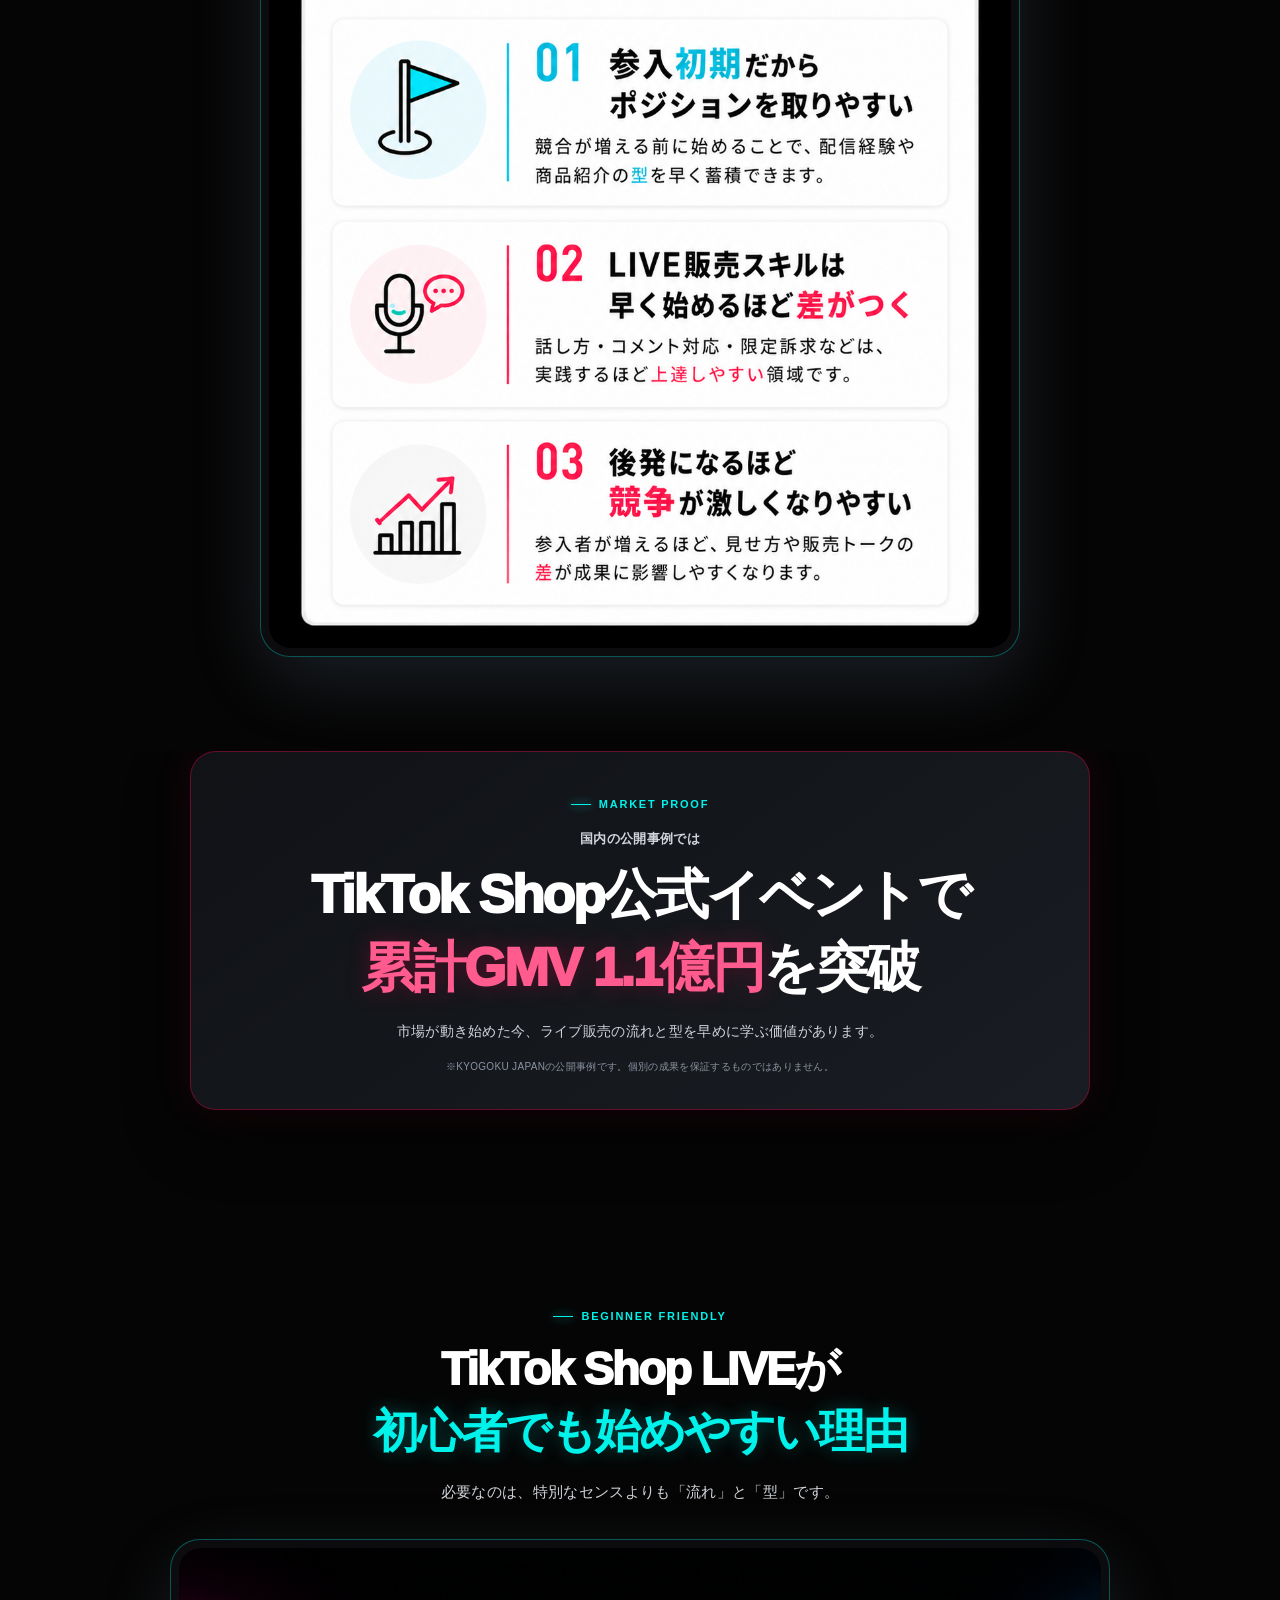
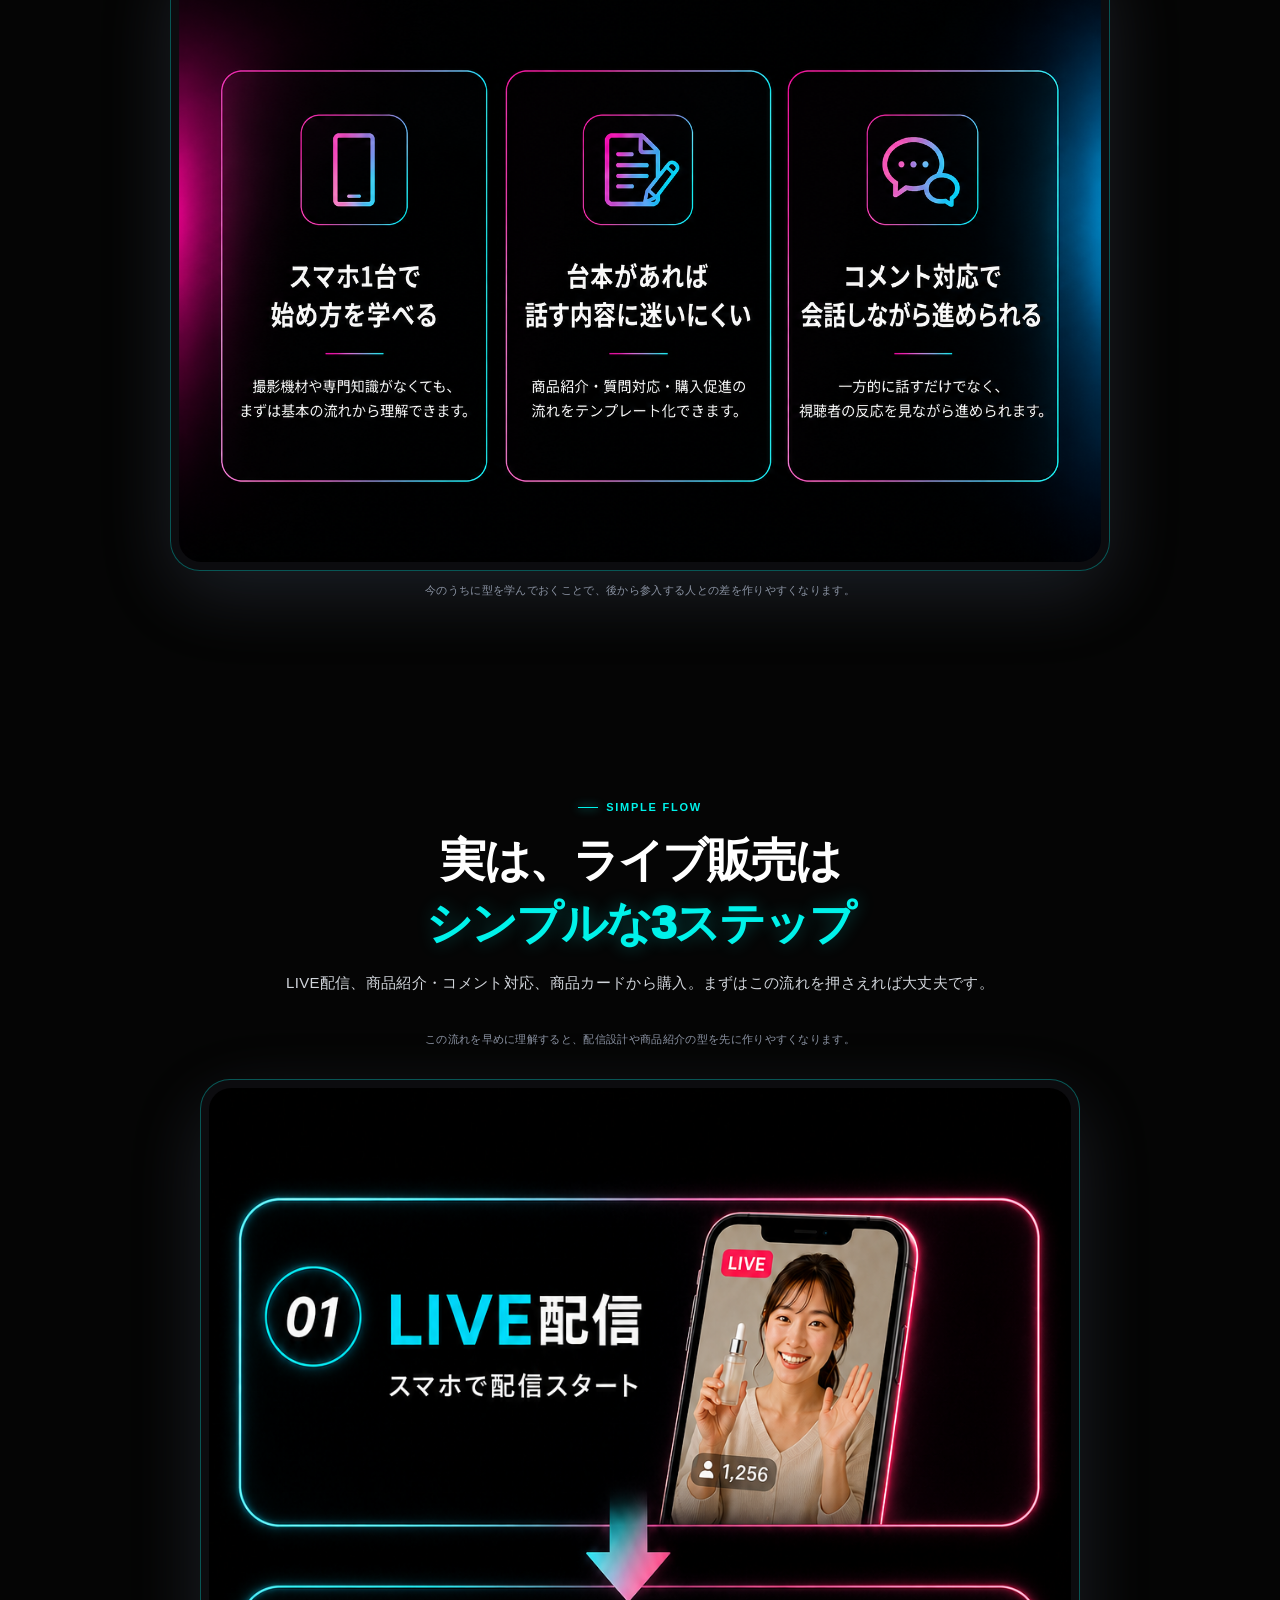
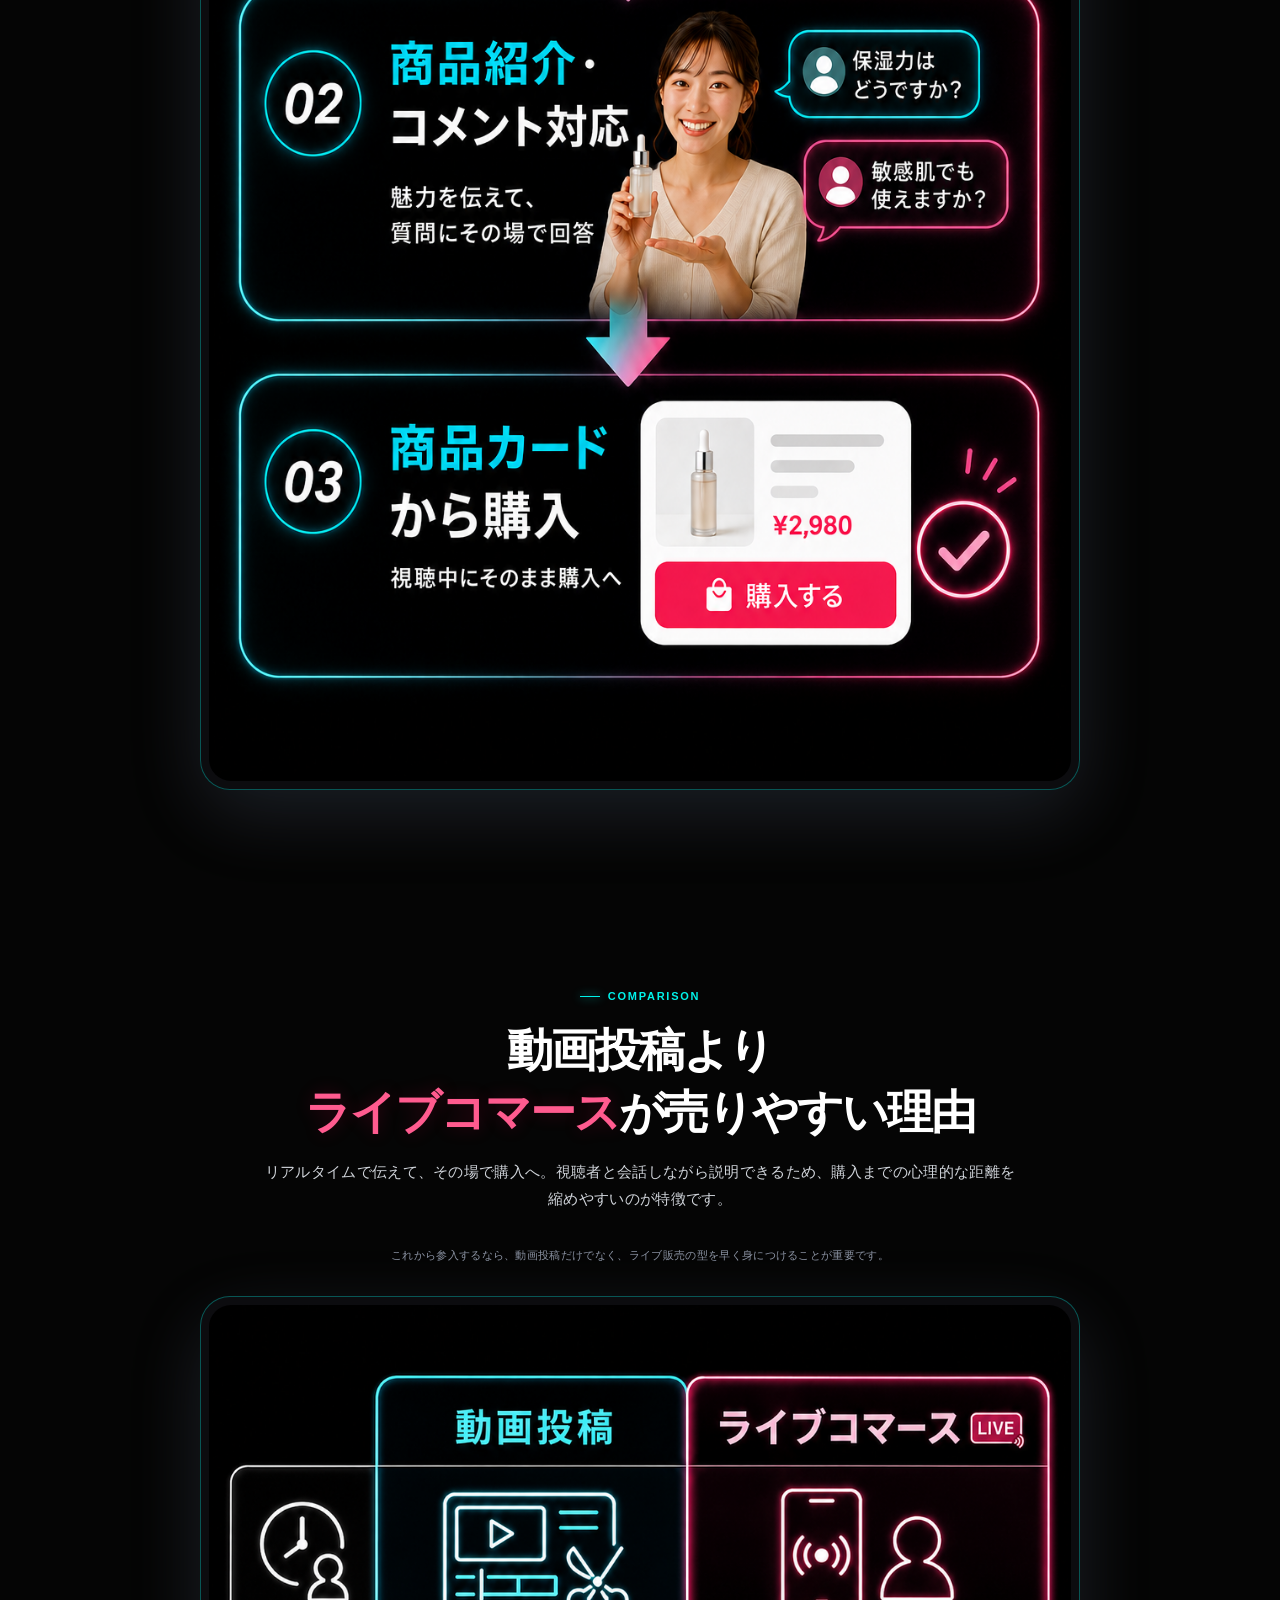
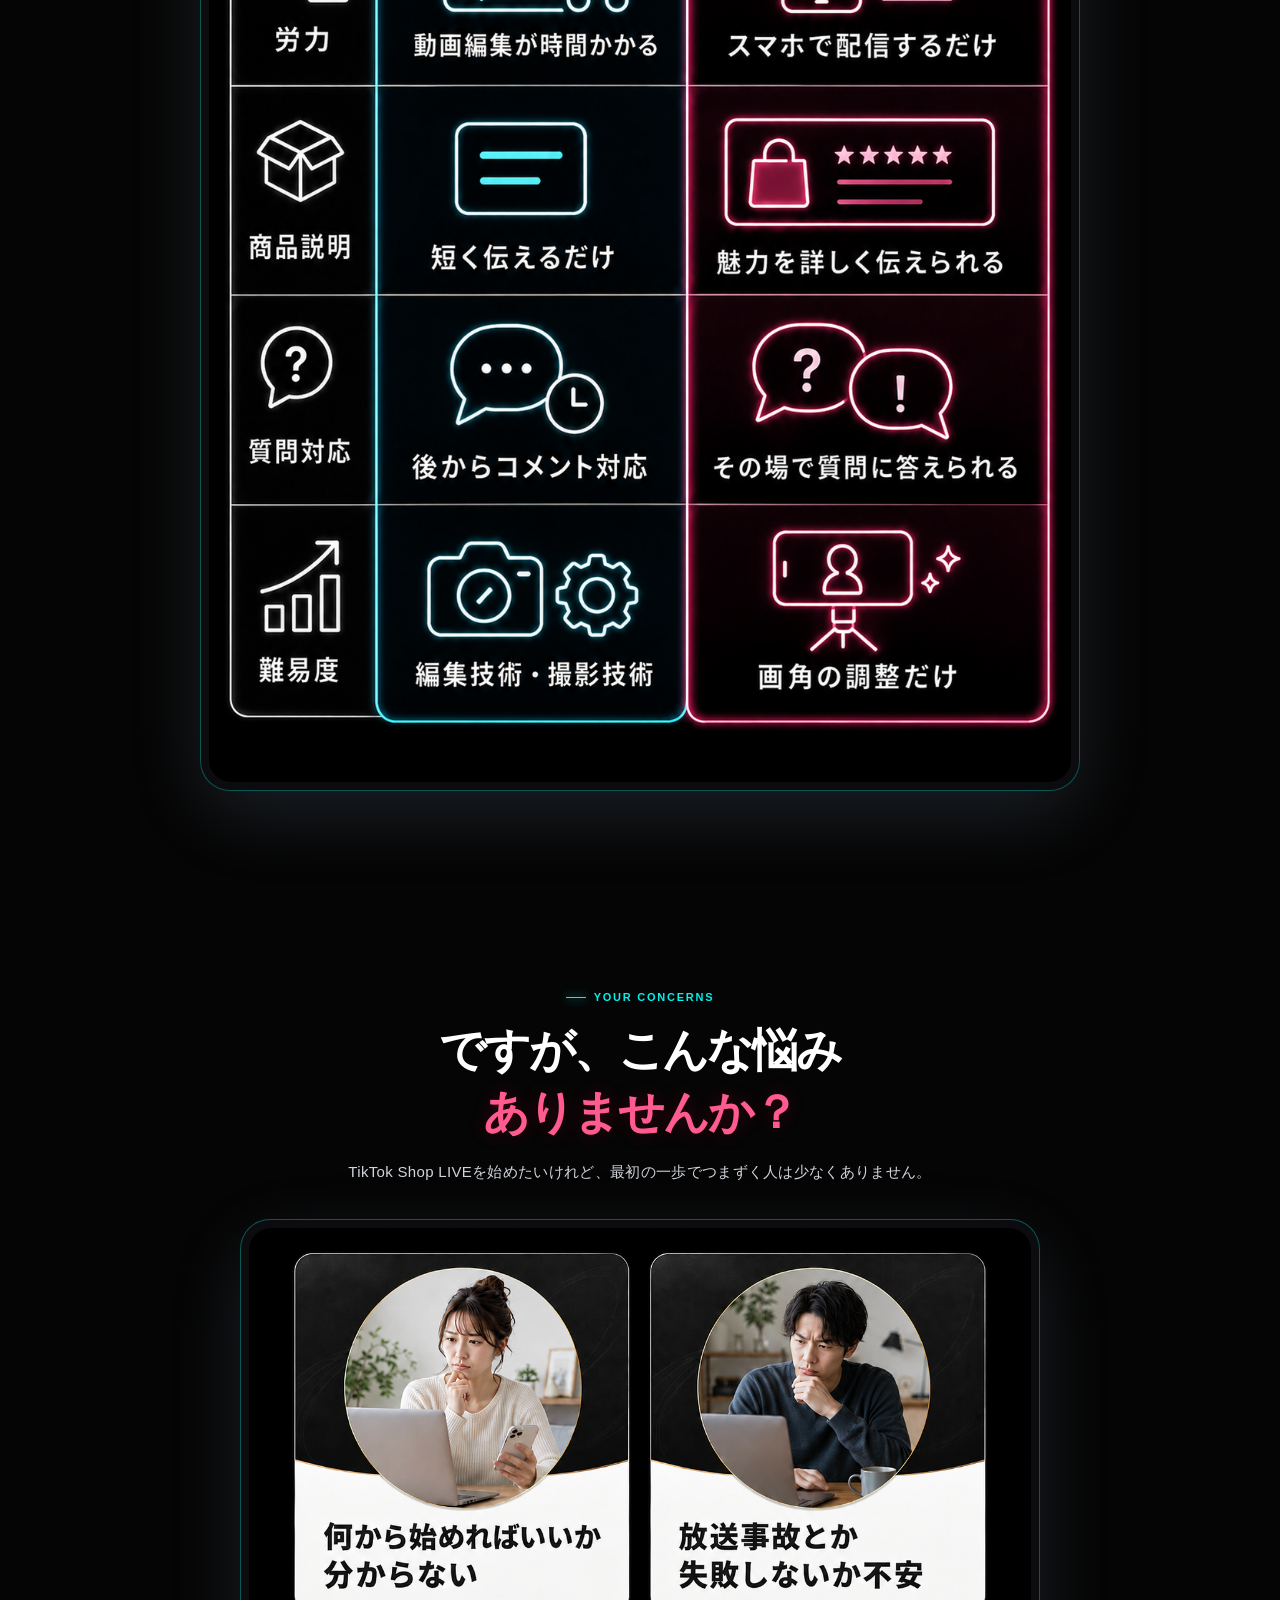
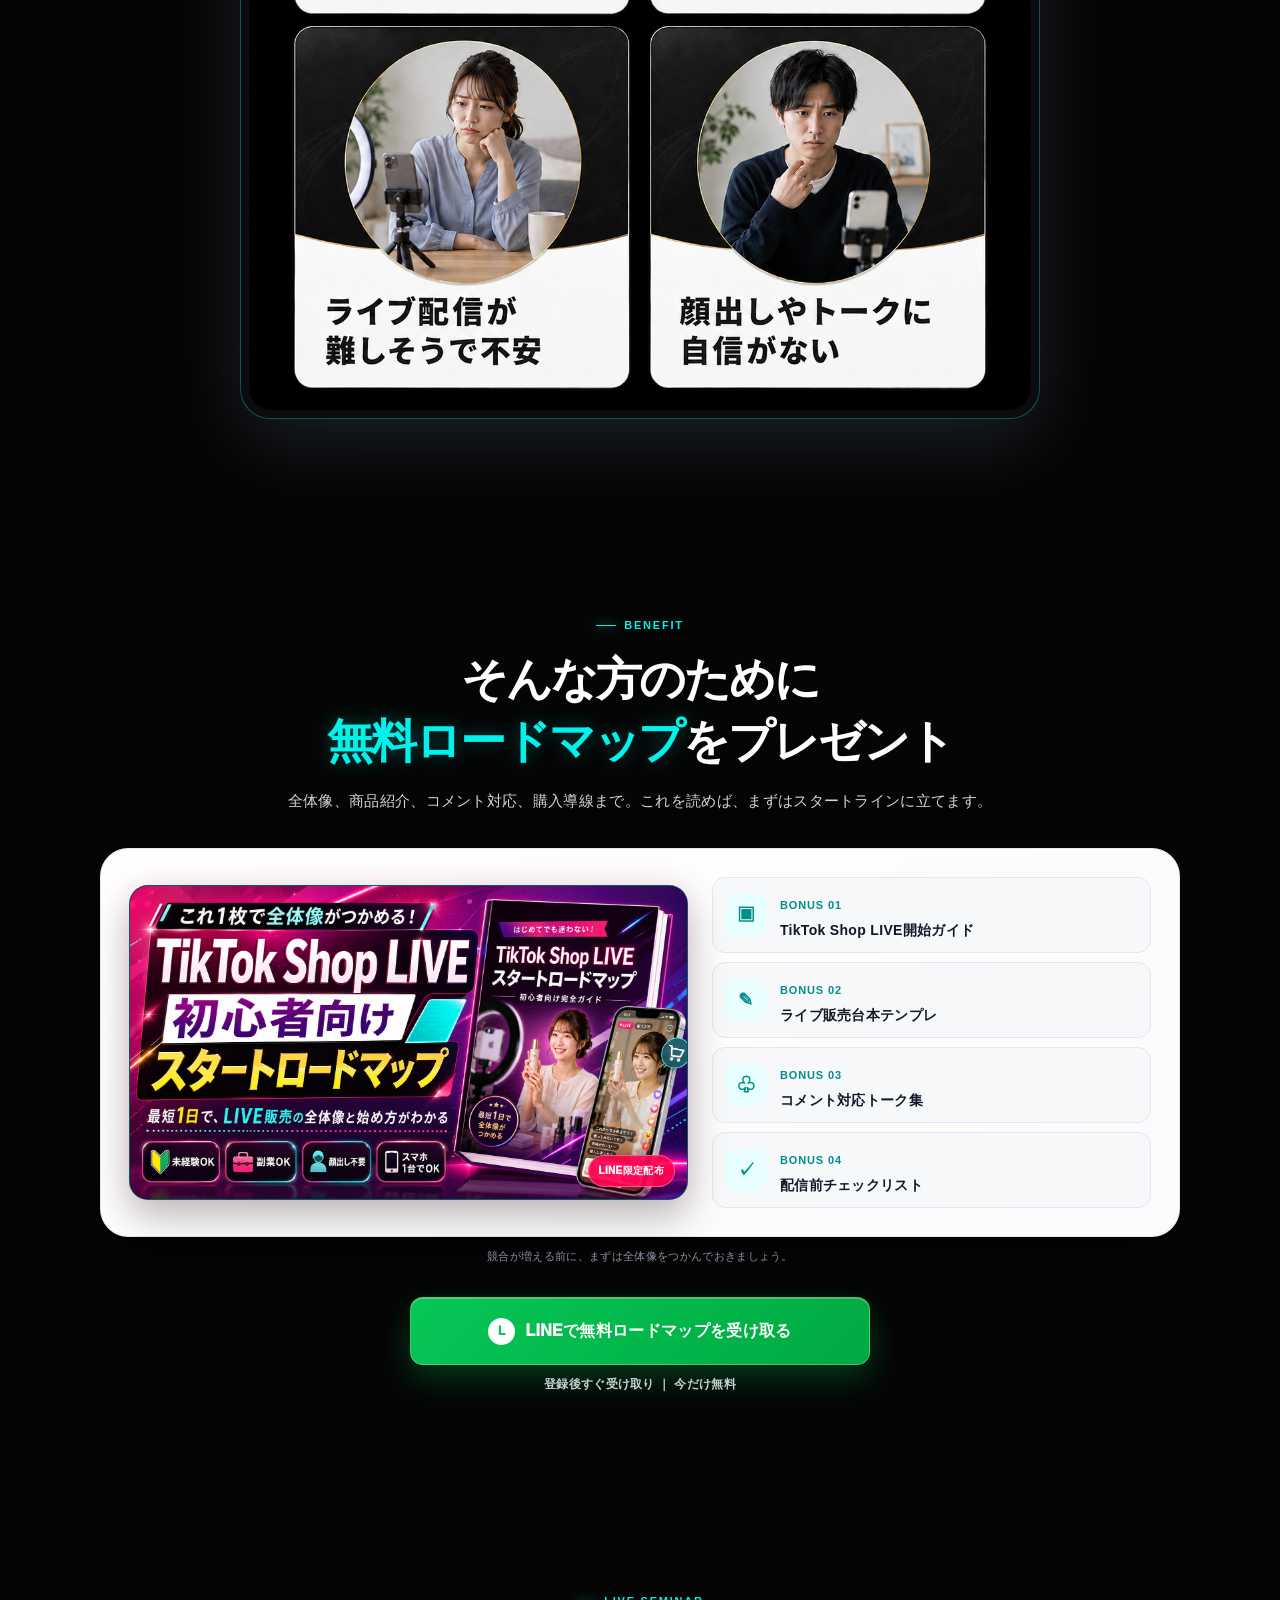
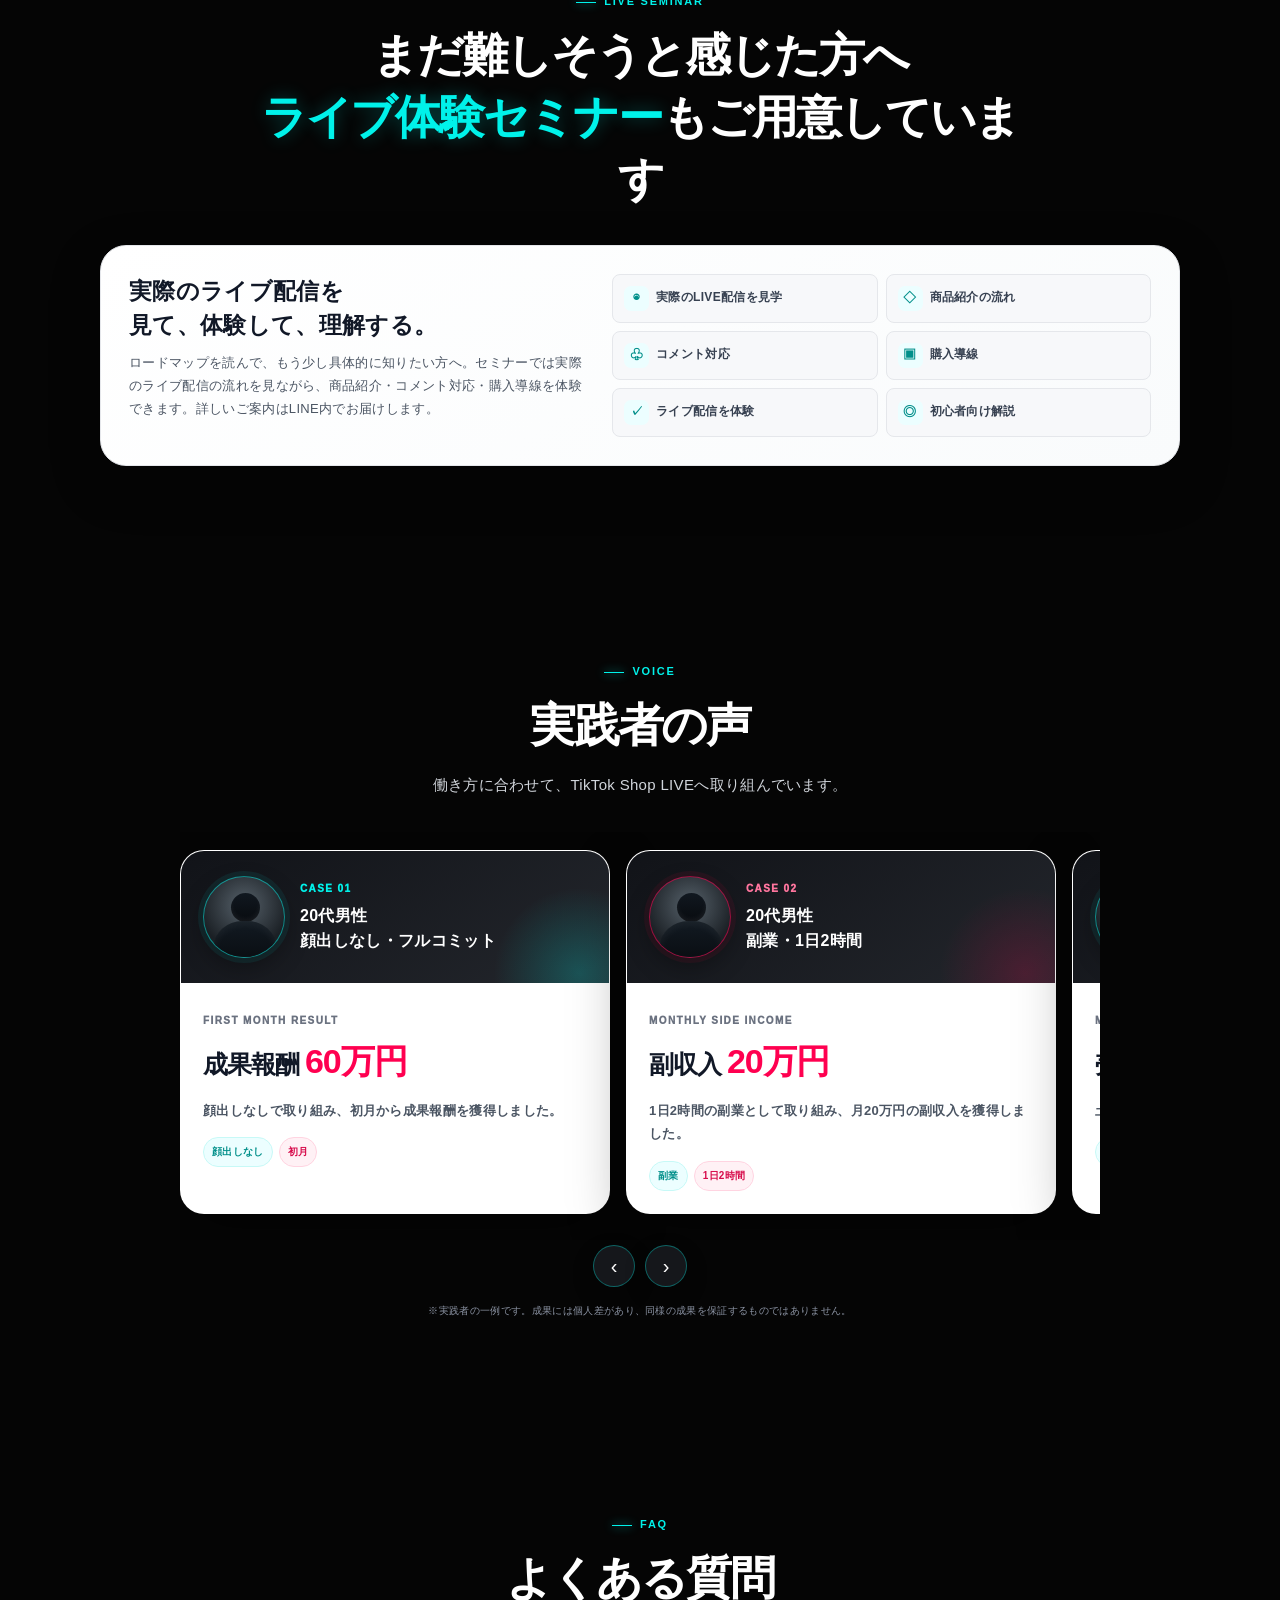
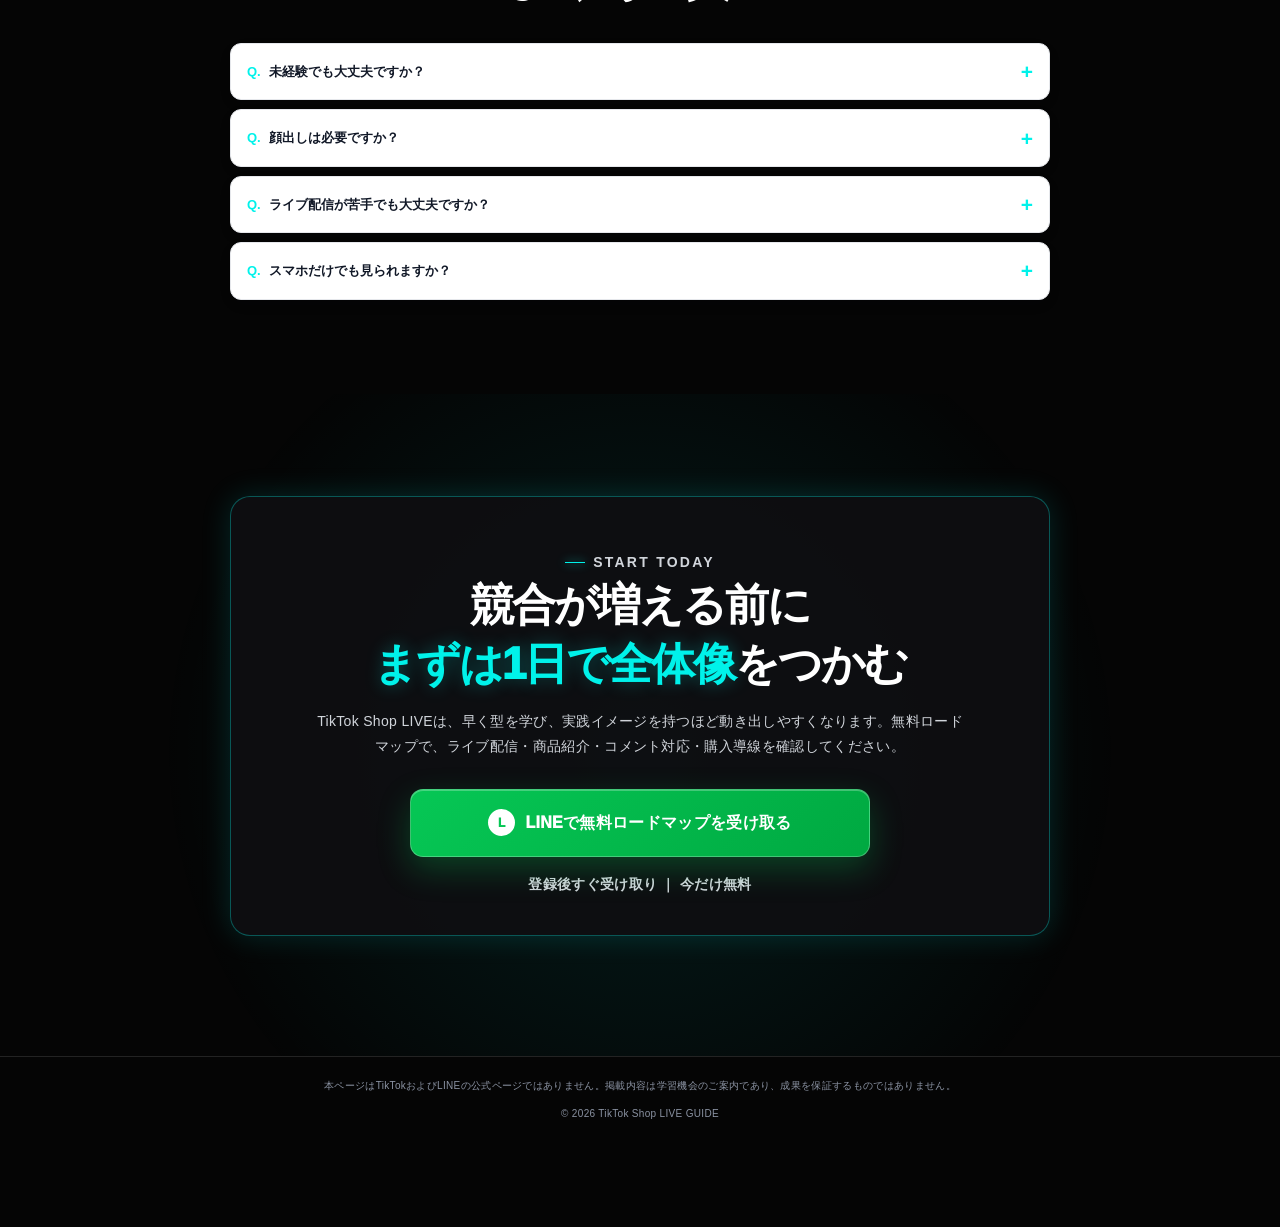
<file: index-ab.html>
<!DOCTYPE html>
<html lang="ja">
<head>
  <meta charset="UTF-8">
  <meta name="viewport" content="width=device-width, initial-scale=1.0">
  <meta name="description" content="ABテスト版：TikTok Shop LIVEで副業月50万円を目指す導線の無料ロードマップLP。LINE登録後すぐに受け取れます。">
  <title>ABテスト版 | TikTok Shop LIVE無料ロードマップ</title>
  <style>
    :root {
      --bg: #050505;
      --surface: #0f0f12;
      --surface-2: #17171c;
      --cyan: #00f2ea;
      --pink: #ff0050;
      --line: #06c755;
      --text: #fff;
      --muted: #d1d5db;
      --dim: #8b93a3;
      --border: rgba(255,255,255,.12);
      --cyan-border: rgba(0,242,234,.32);
      --cyan-shadow: 0 0 30px rgba(0,242,234,.15);
    }
    * { box-sizing: border-box; }
    html { scroll-behavior: smooth; }
    body {
      margin: 0;
      overflow-x: hidden;
      color: var(--text);
      background:
        radial-gradient(circle at 82% 4%, rgba(0,242,234,.08), transparent 22rem),
        radial-gradient(circle at 12% 18%, rgba(255,0,80,.05), transparent 19rem),
        var(--bg);
      font-family: -apple-system, BlinkMacSystemFont, "Hiragino Kaku Gothic ProN", "Yu Gothic", "Noto Sans JP", Meiryo, sans-serif;
      line-height: 1.8;
      letter-spacing: .02em;
    }
    body::before {
      position: fixed;
      inset: 0;
      z-index: -1;
      pointer-events: none;
      content: "";
      opacity: .18;
      background-image: linear-gradient(rgba(255,255,255,.035) 1px, transparent 1px), linear-gradient(90deg, rgba(255,255,255,.035) 1px, transparent 1px);
      background-size: 36px 36px;
      mask-image: linear-gradient(to bottom, black, transparent 85%);
    }
    a { color: inherit; text-decoration: none; }
    button { font: inherit; }
    .container { width: min(1080px, calc(100% - 40px)); margin-inline: auto; }
    .section { position: relative; padding: 94px 0; overflow: hidden; }
    .section-black, .section-light, .section-soft { color: #fff; background: #050505; }
    .section-head { max-width: 760px; margin: 0 auto 34px; text-align: center; }
    .eyebrow { display: inline-flex; align-items: center; gap: 8px; margin: 0 0 12px; color: var(--cyan); font-size: 11px; font-weight: 900; letter-spacing: .16em; }
    .eyebrow::before { width: 20px; height: 1px; content: ""; background: var(--cyan); box-shadow: 0 0 10px var(--cyan); }
    h1, h2, h3, p { margin-top: 0; }
    h2 { margin-bottom: 0; font-size: clamp(29px, 4vw, 46px); font-weight: 950; line-height: 1.35; letter-spacing: -.045em; }
    .lead { margin: 15px auto 0; color: var(--muted); font-size: 15px; }
    .text-cyan { color: var(--cyan); text-shadow: 0 0 18px rgba(0,242,234,.3); }
    .text-pink { color: #ff5b8f; text-shadow: 0 0 18px rgba(255,0,80,.22); }
    .sp-only { display: none; }
    .pc-only { display: inline; }
    .note { margin: 10px 0 0; color: var(--dim); font-size: 11px; text-align: center; }
    .reveal { opacity: 0; transform: translateY(20px); transition: opacity .65s ease, transform .65s ease; }
    .reveal.visible { opacity: 1; transform: none; }
    .section-light .lead, .section-soft .lead { color: var(--muted); }
    .section-light .eyebrow, .section-soft .eyebrow { color: var(--cyan); }
    .section-light .eyebrow::before, .section-soft .eyebrow::before { background: var(--cyan); box-shadow: 0 0 10px var(--cyan); }
    .section-light .text-cyan, .section-soft .text-cyan { color: var(--cyan); text-shadow: 0 0 18px rgba(0,242,234,.3); }
    .section-light .text-pink, .section-soft .text-pink { color: #ff5b8f; text-shadow: 0 0 18px rgba(255,0,80,.22); }
    .section-light .cta-meta, .section-soft .cta-meta { color: var(--muted); }

    /* Header */
    .topbar { position: fixed; top: 0; right: 0; left: 0; z-index: 20; height: 56px; background: rgba(5,5,5,.84); border-bottom: 1px solid var(--border); backdrop-filter: blur(18px); }
    .topbar-inner { display: flex; align-items: center; justify-content: space-between; height: 100%; }
    .brand { display: flex; align-items: center; gap: 9px; font-size: 12px; font-weight: 950; letter-spacing: .04em; }
    .brand-mark { position: relative; width: 21px; height: 21px; border: 2px solid var(--cyan); border-radius: 7px; box-shadow: 3px 3px 0 var(--pink); transform: rotate(-8deg); }
    .brand-mark::after { position: absolute; inset: 5px; content: ""; background: #fff; border-radius: 50%; }
    .topbar-cta { padding: 8px 13px; color: #fff; background: var(--line); border-radius: 999px; font-size: 11px; font-weight: 900; }

    /* CTA */
    .cta-btn {
      position: relative;
      display: flex;
      align-items: center;
      justify-content: center;
      gap: 10px;
      width: min(100%, 460px);
      min-height: 68px;
      padding: 13px 18px;
      overflow: hidden;
      color: #fff;
      background: linear-gradient(135deg, #06c755, #00a941);
      border: 1px solid rgba(255,255,255,.25);
      border-radius: 13px;
      box-shadow: 0 12px 32px rgba(6,199,85,.28), inset 0 1px 0 rgba(255,255,255,.25);
      font-size: 16px;
      font-weight: 950;
      line-height: 1.35;
      text-align: center;
      transition: transform .22s ease, box-shadow .22s ease;
    }
    .cta-btn::after { position: absolute; top: -70%; left: -30%; width: 15%; height: 240%; content: ""; background: rgba(255,255,255,.28); transform: rotate(24deg); animation: shine 3.8s infinite; }
    .cta-btn:hover { transform: translateY(-3px); box-shadow: 0 16px 40px rgba(6,199,85,.4); }
    .cta-icon { display: grid; width: 27px; height: 27px; flex: 0 0 auto; place-items: center; color: var(--line); background: #fff; border-radius: 50%; font-size: 12px; font-weight: 950; }
    .cta-meta { margin: 9px 0 0; color: var(--muted); font-size: 12px; font-weight: 800; }
    .cta-block { display: grid; justify-items: center; margin-top: 30px; text-align: center; }
    .fixed-cta { position: fixed; right: 0; bottom: 0; left: 0; z-index: 30; display: none; padding: 8px 13px calc(8px + env(safe-area-inset-bottom)); background: rgba(5,5,5,.88); border-top: 1px solid var(--border); backdrop-filter: blur(16px); transform: translateY(120%); transition: transform .35s ease; }
    .fixed-cta.show { transform: none; }
    .fixed-cta .cta-btn { min-height: 56px; margin-inline: auto; border-radius: 11px; font-size: 14px; }
    @keyframes shine { 0%, 70% { left: -30%; } 100% { left: 125%; } }

    /* Shared cards */
    .cards { display: grid; gap: 14px; }
    .card { position: relative; padding: 24px; background: #fff; border: 1px solid #e5e7eb; border-radius: 22px; box-shadow: 0 18px 50px rgba(0,0,0,.28); transition: transform .25s ease, box-shadow .25s ease; }
    .card:hover { transform: translateY(-5px); box-shadow: 0 24px 58px rgba(0,0,0,.34); }
    .card::before { position: absolute; top: 0; right: 20px; left: 20px; height: 1px; content: ""; background: linear-gradient(90deg, transparent, rgba(0,242,234,.55), transparent); }
    .card-icon { display: grid; width: 38px; height: 38px; place-items: center; color: var(--cyan); background: rgba(0,242,234,.08); border: 1px solid rgba(0,242,234,.24); border-radius: 11px; font-size: 19px; font-weight: 950; }
    .card h3 { margin: 13px 0 6px; color: #111827; font-size: 17px; line-height: 1.55; }
    .card p { margin-bottom: 0; color: #4b5563; font-size: 13px; }
    .section-light .card, .section-soft .card { background: #fff; border-color: #e5e7eb; box-shadow: 0 18px 50px rgba(0,0,0,.28); }
    .section-light .card::before, .section-soft .card::before { background: linear-gradient(90deg, transparent, rgba(0,189,182,.42), transparent); }
    .section-light .card-icon, .section-soft .card-icon { color: #008f8a; background: #ecfeff; border-color: #b8f4f1; }
    .section-light .card p, .section-soft .card p { color: #4b5563; }

    /* Production image frame. Keep only these three image slots in the LP. */
    .image-frame { width: min(100%, 880px); margin: 30px auto 0; padding: 8px; background: rgba(15,15,18,.86); border: 1px solid var(--cyan-border); border-radius: 30px; box-shadow: 0 24px 80px rgba(0,242,234,.12), 0 24px 80px rgba(255,0,80,.10); }
    .production-image { display: block; width: 100%; height: auto; border-radius: 22px; }
    .image-placeholder { display: none; min-height: 260px; padding: 30px 18px; place-items: center; align-content: center; gap: 8px; color: var(--muted); background: linear-gradient(145deg, rgba(0,242,234,.06), rgba(255,0,80,.05)); border: 1px dashed rgba(0,242,234,.4); border-radius: 11px; text-align: center; }
    .image-placeholder strong { color: var(--cyan); font-size: 16px; }
    .image-placeholder code { color: #fff; font-size: 12px; }
    .image-frame.missing .production-image { display: none; }
    .image-frame.missing .image-placeholder { display: grid; }
    .content-visual-frame { margin-top: 28px; }
    .concerns-visual-frame { width: min(100%, 800px); }
    .why-visual-frame { width: min(100%, 760px); }
    .why-visual-frame + .why-visual-frame { margin-top: 18px; }
    .reasons-visual-frame { width: min(100%, 940px); }

    /* Market proof: a verified public case, shown separately from the beginner guidance. */
    .market-proof { padding-top: 0; }
    .proof-panel { max-width: 900px; margin: 0 auto; padding: 34px 28px; overflow: hidden; background: linear-gradient(145deg, #101216, #191c22); border: 1px solid rgba(255,0,80,.34); border-radius: 26px; box-shadow: 0 24px 64px rgba(0,0,0,.36), 0 0 38px rgba(255,0,80,.1); text-align: center; }
    .proof-kicker { margin: 0; color: var(--muted); font-size: 13px; font-weight: 850; }
    .proof-panel h2 { margin-top: 8px; font-size: clamp(31px, 5vw, 54px); }
    .proof-number { color: #ff5b8f; text-shadow: 0 0 22px rgba(255,0,80,.28); }
    .proof-copy { max-width: 660px; margin: 15px auto 0; color: var(--muted); font-size: 14px; }
    .proof-note { display: block; margin-top: 14px; color: var(--dim); font-size: 10px; line-height: 1.7; }
    .market-signal { max-width: 720px; margin: 20px auto 0; padding: 14px 18px; color: #fff; background: linear-gradient(135deg, rgba(0,242,234,.1), rgba(255,0,80,.08)); border: 1px solid rgba(0,242,234,.25); border-radius: 14px; font-size: 14px; font-weight: 850; line-height: 1.75; text-align: center; }
    .market-signal strong { color: var(--cyan); font-size: 19px; }

    /* 1. Hero */
    .hero { padding: 94px 0 68px; background: #050505; }
    .hero-grid { display: flex; flex-direction: column; align-items: center; }
    .hero-badge { display: inline-flex; align-items: center; gap: 7px; padding: 6px 11px; color: #fff; background: rgba(255,0,80,.1); border: 1px solid rgba(255,0,80,.4); border-radius: 999px; font-size: 11px; font-weight: 900; }
    .hero-badge::before { width: 7px; height: 7px; content: ""; background: var(--pink); border-radius: 50%; box-shadow: 0 0 12px var(--pink); }
    .hero h1 { margin: 20px 0 0; font-size: clamp(26px, 3.2vw, 40px); font-weight: 950; line-height: 1.4; letter-spacing: -.05em; }
    .hero-copy p { margin: 14px 0 0; color: var(--muted); font-size: 14px; }
    .hero-points { display: grid; gap: 8px; margin: 16px 0 0; padding: 0; list-style: none; }
    .hero-points li { display: flex; gap: 8px; color: #fff; font-size: 13px; font-weight: 800; }
    .hero-points li::before { color: var(--cyan); content: "✓"; font-weight: 950; }
    .hero .cta-btn { margin-top: 22px; }
    .hero-image { order: 1; width: min(100%, 720px); margin-top: 0; }
    .hero-copy { order: 2; width: min(100%, 690px); margin-top: 26px; text-align: center; }
    .hero-action { order: 3; width: min(100%, 690px); text-align: center; }
    .hero-points { justify-content: center; }
    .hero-points li { justify-content: center; }
    .hero .cta-btn { margin-inline: auto; }
    .hero .cta-meta { text-align: center; }

    /* 2. Pain */
    .pain-grid { grid-template-columns: repeat(4, 1fr); gap: 18px; }
    .bridge { max-width: 780px; margin: 30px auto 0; color: #fff; font-size: 19px; font-weight: 950; line-height: 1.7; text-align: center; }

    /* 3. Easy reasons */
    .reason-grid { grid-template-columns: repeat(3, 1fr); }
    .card-label { color: #008f8a; font-size: 10px; font-weight: 950; letter-spacing: .14em; }
    /* One generated sprite keeps the seven card visuals lightweight and consistent. */
    .visual-card { overflow: hidden; background: #fff; border: 1px solid rgba(255,255,255,.16); border-radius: 23px; box-shadow: 0 20px 52px rgba(0,0,0,.34); transition: transform .25s ease, box-shadow .25s ease; }
    .visual-card:hover { transform: translateY(-6px); box-shadow: 0 27px 62px rgba(0,0,0,.42); }
    .visual-card-top { position: relative; display: grid; height: 138px; place-items: center; overflow: visible; background: linear-gradient(145deg, #303036, #17171b); }
    .visual-card-top::after { position: absolute; right: 0; bottom: 0; left: 0; height: 2px; content: ""; background: linear-gradient(90deg, transparent, rgba(0,242,234,.8), rgba(255,0,80,.7), transparent); }
    .visual-card-photo { width: 148px; height: 148px; margin-top: -26px; background-image: url("assets/images/card-visual-sprite.png"); background-repeat: no-repeat; background-size: 400% 200%; border: 5px solid #fff; border-radius: 50%; box-shadow: 0 12px 25px rgba(0,0,0,.28); }
    .sprite-1 { background-position: 0 0; }
    .sprite-2 { background-position: 33.333% 0; }
    .sprite-3 { background-position: 66.666% 0; }
    .sprite-4 { background-position: 100% 0; }
    .sprite-5 { background-position: 0 100%; }
    .sprite-6 { background-position: 33.333% 100%; }
    .sprite-7 { background-position: 66.666% 100%; }
    .visual-card-body { display: grid; min-height: 148px; padding: 24px 18px 22px; align-content: center; text-align: center; }
    .visual-card-body h3 { margin: 0; color: #111827; font-size: 17px; font-weight: 950; line-height: 1.65; letter-spacing: -.025em; }
    .visual-card-body p { margin: 9px 0 0; color: #4b5563; font-size: 12px; line-height: 1.75; }
    .visual-card-body .card-label { display: block; margin-bottom: 8px; }
    .reason-card .visual-card-top { height: 158px; background: linear-gradient(145deg, #263438, #16191c); }
    .reason-card .visual-card-photo { width: 166px; height: 166px; }
    .reason-card .visual-card-body { min-height: 180px; padding: 25px 23px; }
    .reason-card .visual-card-body h3 { font-size: 18px; }

    /* Legacy HTML fallbacks are kept styled for future copy tests. Production uses the visual. */
    .why-panel { padding: 30px; color: #111827; background: linear-gradient(145deg, #fff, #f8fbfc); border: 1px solid #e5e7eb; border-radius: 28px; box-shadow: 0 22px 62px rgba(0,0,0,.34); }
    .why-panel-top { display: grid; grid-template-columns: 1.04fr .96fr; gap: 24px; align-items: center; padding-bottom: 24px; border-bottom: 1px solid #e5e7eb; }
    .why-panel h3 { margin: 0; font-size: clamp(25px, 3vw, 37px); line-height: 1.42; letter-spacing: -.05em; }
    .why-panel-copy p { margin: 12px 0 0; color: #4b5563; font-size: 14px; }
    .phase-mini { padding: 18px; background: #111318; border-radius: 18px; }
    .phase-mini-label { color: var(--cyan); font-size: 10px; font-weight: 950; letter-spacing: .13em; }
    .phase-track { position: relative; height: 8px; margin: 30px 4px 15px; background: linear-gradient(90deg, var(--cyan), #9ca3af 52%, #4b5563); border-radius: 999px; }
    .phase-pin { position: absolute; top: -22px; left: 14%; padding: 3px 8px; color: #fff; background: var(--pink); border-radius: 999px; box-shadow: 0 0 14px rgba(255,0,80,.38); font-size: 10px; font-weight: 950; }
    .phase-points { display: flex; justify-content: space-between; color: #9ca3af; font-size: 10px; font-weight: 800; }
    .phase-points strong { color: var(--cyan); }
    .why-reasons { display: grid; grid-template-columns: repeat(3, 1fr); gap: 12px; margin-top: 22px; }
    .why-reason { padding: 17px; background: #f7f8fa; border: 1px solid #e5e7eb; border-radius: 15px; }
    .why-no { color: #008f8a; font-size: 10px; font-weight: 950; letter-spacing: .13em; }
    .why-reason h4 { margin: 8px 0 5px; font-size: 15px; line-height: 1.55; }
    .why-reason p { margin: 0; color: #4b5563; font-size: 12px; line-height: 1.75; }

    /* 4. Beginner-friendly reasons: icon cards intentionally differ from problem cards. */
    .reason-info { min-height: 100%; background: linear-gradient(145deg, #fff, #f8fbfc); }
    .reason-info .card-icon { width: 54px; height: 54px; margin-top: 13px; color: #008f8a; background: linear-gradient(145deg, #d9fffd, #f3ffff); border-color: #b8f4f1; border-radius: 16px; font-size: 24px; }

    /* 6. Bonus */
    .bonus-grid { grid-template-columns: repeat(4, 1fr); }
    .bonus-no { color: var(--cyan); font-size: 11px; font-weight: 950; letter-spacing: .12em; }
    .bonus-card .card-icon { margin-top: 11px; }
    .bonus-card h3 { font-size: 15px; }
    .bonus-card p { font-size: 12px; }
    .benefit-panel { display: grid; grid-template-columns: 1.12fr .88fr; gap: 24px; padding: 28px; color: #111827; background: linear-gradient(145deg, #fff, #f9fbfc); border: 1px solid #e5e7eb; border-radius: 28px; box-shadow: 0 22px 62px rgba(0,0,0,.34); }
    .benefit-thumbnail { position: relative; align-self: center; overflow: hidden; background: #121318; border: 1px solid rgba(0,242,234,.32); border-radius: 19px; box-shadow: 0 18px 38px rgba(0,0,0,.24), 0 0 32px rgba(255,0,80,.1); }
    .benefit-thumbnail img { display: block; width: 100%; height: auto; }
    .benefit-thumbnail-tag { position: absolute; right: 12px; bottom: 12px; padding: 6px 10px; color: #fff; background: rgba(255,0,80,.92); border: 1px solid rgba(255,255,255,.32); border-radius: 999px; box-shadow: 0 8px 20px rgba(255,0,80,.22); font-size: 10px; font-weight: 950; }
    .benefit-list { display: grid; gap: 9px; align-content: center; }
    .benefit-item { display: grid; grid-template-columns: 44px 1fr; gap: 11px; align-items: center; padding: 12px; background: #f7f8fa; border: 1px solid #e5e7eb; border-radius: 13px; }
    .benefit-item b { color: #008f8a; font-size: 11px; letter-spacing: .08em; }
    .benefit-item h3 { margin: 1px 0 0; font-size: 14px; line-height: 1.45; }
    .benefit-item-icon { display: grid; width: 42px; height: 42px; place-items: center; color: #008f8a; background: #e9ffff; border-radius: 12px; font-size: 18px; font-weight: 950; }

    /* 8. Voices */
    .voice-slider-wrap { position: relative; max-width: 920px; margin: 0 auto; }
    .voice-slider { display: flex; gap: 16px; padding: 18px 4px 26px; overflow-x: auto; overscroll-behavior-inline: contain; scroll-behavior: smooth; scroll-snap-type: x mandatory; scrollbar-width: none; }
    .voice-slider::-webkit-scrollbar { display: none; }
    .voice { min-width: min(82vw, 430px); overflow: hidden; color: #111827; background: #fff; border: 1px solid rgba(255,255,255,.32); border-radius: 24px; box-shadow: 0 22px 56px rgba(0,0,0,.34); scroll-snap-align: start; }
    .voice-profile { position: relative; display: grid; grid-template-columns: 82px 1fr; gap: 15px; align-items: center; min-height: 132px; padding: 22px; overflow: hidden; color: #fff; background: linear-gradient(145deg, #111318, #23262c); }
    .voice-profile::after { position: absolute; right: -60px; bottom: -80px; width: 180px; height: 180px; content: ""; background: radial-gradient(circle, rgba(0,242,234,.22), transparent 67%); }
    .voice:nth-child(2) .voice-profile::after { background: radial-gradient(circle, rgba(255,0,80,.18), transparent 67%); }
    .voice-avatar { position: relative; display: block; width: 82px; height: 82px; overflow: hidden; background: radial-gradient(circle at 50% 35%, #56616a, #1b2025 68%); border: 1px solid rgba(0,242,234,.5); border-radius: 50%; box-shadow: 0 0 0 5px rgba(0,242,234,.07), 0 10px 25px rgba(0,0,0,.32); }
    .voice:nth-child(2) .voice-avatar { border-color: rgba(255,0,80,.55); box-shadow: 0 0 0 5px rgba(255,0,80,.07), 0 10px 25px rgba(0,0,0,.32); }
    .voice-avatar::before { position: absolute; top: 16px; left: 27px; width: 29px; height: 29px; content: ""; background: linear-gradient(#111820, #080b0f); border-radius: 50%; box-shadow: inset 0 -3px 5px rgba(255,255,255,.06); }
    .voice-avatar::after { position: absolute; bottom: -19px; left: 10px; width: 62px; height: 55px; content: ""; background: linear-gradient(#121a22, #06080b); border-radius: 46% 46% 0 0; box-shadow: inset 0 4px 8px rgba(255,255,255,.05); }
    .voice-profile small { display: block; color: var(--cyan); font-size: 10px; font-weight: 950; letter-spacing: .14em; }
    .voice:nth-child(2) .voice-profile small { color: #ff759e; }
    .voice h3 { position: relative; z-index: 1; margin: 6px 0 0; font-size: 16px; line-height: 1.55; }
    .voice-body { padding: 22px; }
    .voice-metric-label { color: #6b7280; font-size: 10px; font-weight: 950; letter-spacing: .14em; }
    .voice-metric { margin: 5px 0 0; color: #111827; font-size: 25px; font-weight: 950; line-height: 1.35; letter-spacing: -.04em; }
    .voice-metric strong { color: #ff0050; font-size: 34px; }
    .voice p { margin: 14px 0 0; color: #4b5563; font-size: 13px; font-weight: 700; line-height: 1.8; }
    .voice-tags { display: flex; flex-wrap: wrap; gap: 6px; margin-top: 15px; }
    .voice-tag { padding: 5px 8px; color: #008f8a; background: #ecfeff; border: 1px solid #c7f9f7; border-radius: 999px; font-size: 10px; font-weight: 900; }
    .voice-tag.pink { color: #d70b4b; background: #fff1f5; border-color: #ffd4e1; }
    .voice-slider-controls { display: flex; justify-content: center; gap: 10px; margin-top: 5px; }
    .voice-slider-btn { display: grid; width: 42px; height: 42px; place-items: center; color: #fff; background: #15171b; border: 1px solid rgba(0,242,234,.35); border-radius: 50%; box-shadow: 0 8px 22px rgba(0,0,0,.24); cursor: pointer; font-size: 20px; transition: transform .2s ease, border-color .2s ease; }
    .voice-slider-btn:hover { border-color: var(--cyan); transform: translateY(-2px); }
    .voice-slider-note { margin: 15px auto 0; color: var(--dim); font-size: 10px; line-height: 1.7; text-align: center; }

    /* 9. School */
    .school-box { display: grid; grid-template-columns: .92fr 1.08fr; gap: 24px; padding: 28px; color: #111827; background: linear-gradient(145deg, #fff, #f9fbfc); border: 1px solid #e5e7eb; border-radius: 26px; box-shadow: 0 18px 50px rgba(0,0,0,.28); }
    .school-copy h3 { margin-bottom: 8px; font-size: 23px; line-height: 1.5; }
    .school-copy p { margin-bottom: 0; color: #4b5563; font-size: 13px; }
    .school-list { display: grid; grid-template-columns: repeat(2, 1fr); gap: 8px; margin: 0; padding: 0; list-style: none; }
    .school-list li { padding: 11px; color: #374151; background: #f7f8fa; border: 1px solid #e5e7eb; border-radius: 8px; font-size: 12px; font-weight: 800; }
    .school-list li { display: flex; align-items: center; gap: 7px; }
    .school-list-icon { display: grid; width: 25px; height: 25px; flex: 0 0 auto; place-items: center; color: #008f8a; background: #ecfeff; border-radius: 7px; font-size: 13px; font-weight: 950; }

    /* 10. FAQ */
    .faq { display: grid; gap: 9px; max-width: 820px; margin: 0 auto; }
    .faq-item { overflow: hidden; background: #fff; border: 1px solid #e5e7eb; border-radius: 11px; box-shadow: 0 5px 16px rgba(17,24,39,.04); }
    .faq-q { display: flex; width: 100%; padding: 16px; align-items: center; justify-content: space-between; gap: 10px; color: #111827; background: transparent; border: 0; cursor: pointer; font-size: 13px; font-weight: 900; text-align: left; }
    .faq-q span:first-child::before { margin-right: 8px; color: var(--cyan); content: "Q."; }
    .faq-plus { color: var(--cyan); font-size: 21px; line-height: 1; transition: transform .25s ease; }
    .faq-item.open .faq-plus { transform: rotate(45deg); }
    .faq-a { max-height: 0; overflow: hidden; color: #4b5563; transition: max-height .3s ease; }
    .faq-a p { margin: 0; padding: 0 16px 16px 39px; font-size: 12px; }

    /* 11. Final */
    .final { padding: 102px 0 120px; background: radial-gradient(circle at 50% 54%, rgba(0,242,234,.1), transparent 30rem); text-align: center; }
    .final-box { max-width: 820px; margin: auto; padding: 38px 25px; background: rgba(15,15,18,.91); border: 1px solid var(--cyan-border); border-radius: 20px; box-shadow: var(--cyan-shadow); }
    .final h2 { font-size: clamp(28px, 4vw, 44px); }
    .final p { max-width: 650px; margin: 15px auto 0; color: var(--muted); font-size: 14px; }
    footer { padding: 20px 0 94px; color: var(--dim); border-top: 1px solid var(--border); font-size: 10px; text-align: center; }

    @media (max-width: 860px) {
      .hero-grid { gap: 0; }
      .pain-grid { grid-template-columns: repeat(2, 1fr); }
      .bonus-grid { grid-template-columns: repeat(2, 1fr); }
      .why-panel-top, .benefit-panel { grid-template-columns: 1fr; }
      .school-box { grid-template-columns: 1fr; }
    }
    @media (max-width: 620px) {
      body { padding-bottom: 72px; }
      .container { width: min(100% - 28px, 540px); }
      .section { padding: 68px 0; }
      .topbar { height: 51px; }
      .topbar .container { width: min(100% - 22px, 540px); }
      .brand { font-size: 10px; }
      .brand-mark { width: 18px; height: 18px; }
      .topbar-cta { padding: 7px 9px; font-size: 9px; }
      .fixed-cta { display: block; }
      .hero { padding: 78px 0 45px; }
      .hero-grid { display: flex; flex-direction: column; }
      .hero-badge { align-self: center; font-size: 10px; }
      .hero h1 { margin: 17px 0 0; font-size: 24px; text-align: center; }
      .hero-copy p { margin: 8px 0 0; font-size: 13px; text-align: center; }
      .hero-points { display: none; }
      .hero-image { order: 1; margin-top: 0; }
      .hero-copy { order: 2; margin-top: 18px; }
      .hero-action { order: 3; width: 100%; }
      .hero .cta-btn { width: 100%; margin-top: 18px; }
      .cta-btn { padding-right: 12px; padding-left: 12px; font-size: 14px; }
      .hero .cta-meta { margin-top: 8px; }
      .sp-only { display: inline; }
      .pc-only { display: none; }
      /* Full-bleed production visuals on mobile. Text and information cards keep their readable gutters. */
      .image-frame { width: calc(100% + 28px); max-width: none; margin-right: -14px; margin-left: -14px; padding: 0; border-right: 0; border-left: 0; border-radius: 0; }
      .production-image { border-radius: 0; }
      .image-placeholder { min-height: 190px; padding: 20px 12px; }
      .proof-panel { padding: 27px 18px; border-radius: 19px; }
      .proof-panel h2 { font-size: 29px; }
      .proof-copy { font-size: 13px; }
      .market-signal { padding: 12px 13px; font-size: 12px; }
      .market-signal strong { font-size: 17px; }
      .section-head { margin-bottom: 25px; }
      h2 { font-size: 28px; }
      .lead { margin-top: 12px; font-size: 13px; }
      .pain-grid, .reason-grid, .bonus-grid { grid-template-columns: 1fr; }
      .voice-slider { margin-right: -14px; padding-right: 14px; }
      .voice { min-width: min(85vw, 340px); padding: 21px; }
      .bridge { margin-top: 24px; font-size: 16px; }
      .card { padding: 17px; }
      .card h3 { font-size: 15px; }
      .card p { font-size: 12px; }
      .visual-card { width: min(100%, 390px); margin-inline: auto; }
      .visual-card-top { height: 122px; }
      .visual-card-photo { width: 136px; height: 136px; margin-top: -22px; }
      .visual-card-body { min-height: 116px; padding: 20px 16px; }
      .visual-card-body h3 { font-size: 16px; }
      .reason-card .visual-card-top { height: 138px; }
      .reason-card .visual-card-photo { width: 150px; height: 150px; }
      .reason-card .visual-card-body { min-height: 146px; padding: 21px 18px; }
      .reason-card .visual-card-body h3 { font-size: 17px; }
      .why-panel { padding: 20px; border-radius: 22px; }
      .why-panel-top { gap: 18px; padding-bottom: 19px; }
      .why-reasons { grid-template-columns: 1fr; }
      .benefit-panel { padding: 18px; border-radius: 22px; }
      .bonus-card { display: grid; grid-template-columns: 47px 1fr; column-gap: 10px; align-items: center; }
      .bonus-no { grid-column: 1 / -1; }
      .bonus-card .card-icon { margin-top: 7px; }
      .bonus-card h3 { margin: 7px 0 1px; }
      .bonus-card p { grid-column: 2; }
      .school-box { padding: 18px; }
      .school-copy h3 { font-size: 19px; }
      .school-list { grid-template-columns: 1fr; gap: 6px; }
      .faq-q { padding: 14px; font-size: 12px; }
      .faq-a p { padding: 0 14px 14px 35px; font-size: 11px; }
      .final { padding: 73px 0 78px; }
      .final-box { padding: 28px 17px; }
      .final .cta-btn { font-size: 13px; }
      .final p { font-size: 13px; }
      footer { padding-bottom: 22px; }
    }
  </style>
</head>
<body>
  <header class="topbar">
    <div class="container topbar-inner">
      <!-- Replace this placeholder brand with the approved production logo if needed. -->
      <a class="brand" href="#top" aria-label="ページ上部へ"><span class="brand-mark"></span>TikTok Shop LIVE GUIDE</a>
      <a class="topbar-cta line-link" href="https://lin.ee/pGL7LOU">無料で受け取る</a>
    </div>
  </header>

  <main>
    <!-- AB TEST FV: replace only assets/images/hero-tiktok-live-ab.png for this variant. -->
    <section class="hero section" id="top">
      <div class="container hero-grid">
        <div class="image-frame hero-image reveal">
          <img class="production-image" src="assets/images/hero-tiktok-live-ab.png" alt="未経験からTikTok Shop LIVEで副業月50万円を目指す無料ロードマップ">
          <div class="image-placeholder"><strong>AB版FVメインビジュアル</strong><code>assets/images/hero-tiktok-live-ab.png</code><span>このパスにABテスト用画像を配置してください</span></div>
        </div>
        <div class="hero-copy reveal">
          <span class="hero-badge">LINE登録者限定・無料配布</span>
          <h1>TikTok Shop LIVEの始め方を<br><span class="text-cyan">LINEで無料配布中</span></h1>
          <p>未経験でも迷わない。まずは1日で全体像をつかむ。</p>
        </div>
        <div class="hero-action reveal">
          <ul class="hero-points">
            <li>登録後すぐにロードマップを受け取れる</li>
            <li>スマホで見られる初心者向けガイド</li>
          </ul>
          <a class="cta-btn line-link" href="https://lin.ee/pGL7LOU"><span class="cta-icon">L</span>LINEで無料ロードマップを受け取る</a>
          <p class="cta-meta">登録後すぐ受け取り ｜ 今だけ無料</p>
        </div>
      </div>
    </section>

    <!-- 2. WHY NOW visuals: replace only assets/images/why-now-growth-phase.png and assets/images/why-now-three-reasons.png. -->
    <section class="section section-black" id="why-now">
      <div class="container">
        <div class="section-head reveal">
          <p class="eyebrow">WHY NOW</p>
          <h2>TikTok Shop LIVEは<br><span class="text-pink">今のうちに始める人</span><br class="sp-only">が有利です</h2>
          <p class="lead">TikTok Shopは、2025年6月30日に日本で提供が始まった新しい領域です。市場が広がる前に、LIVE販売の型を先に身につけることが差になります。</p>
          <p class="market-signal">日本提供開始から半年時点で<br><strong>流通総額の約70％</strong>が<br class="sp-only">動画やLIVE配信などのコンテンツ起点</p>
        </div>
        <div class="image-frame content-visual-frame why-visual-frame reveal">
          <img class="production-image" src="assets/images/why-now-growth-phase.png" alt="TikTok Shop LIVE市場の成長フェーズと今始める重要性">
          <div class="image-placeholder"><strong>成長フェーズ図</strong><code>assets/images/why-now-growth-phase.png</code><span>このパスに制作済み画像を配置してください</span></div>
        </div>
        <div class="image-frame why-visual-frame reveal">
          <img class="production-image" src="assets/images/why-now-three-reasons.png" alt="TikTok Shop LIVEを今のうちに始める3つの理由">
          <div class="image-placeholder"><strong>今始める3つの理由</strong><code>assets/images/why-now-three-reasons.png</code><span>このパスに制作済み画像を配置してください</span></div>
        </div>
      </div>
    </section>

    <!-- 3. Verified public market example. -->
    <section class="section section-black market-proof" id="market-proof">
      <div class="container">
        <div class="proof-panel reveal">
          <p class="eyebrow">MARKET PROOF</p>
          <p class="proof-kicker">国内の公開事例では</p>
          <h2>TikTok Shop公式イベントで<br><span class="proof-number">累計GMV 1.1億円</span>を突破</h2>
          <p class="proof-copy">市場が動き始めた今、ライブ販売の流れと型を早めに学ぶ価値があります。</p>
          <small class="proof-note">※KYOGOKU JAPANの公開事例です。個別の成果を保証するものではありません。</small>
        </div>
      </div>
    </section>

    <!-- 4. BEGINNER FRIENDLY visual: replace only assets/images/beginner-reasons-visual.png. -->
    <section class="section section-light" id="easy">
      <div class="container">
        <div class="section-head reveal">
          <p class="eyebrow">BEGINNER FRIENDLY</p>
          <h2>TikTok Shop LIVEが<br><span class="text-cyan">初心者でも始めやすい理由</span></h2>
          <p class="lead">必要なのは、特別なセンスよりも<br class="sp-only">「流れ」と「型」です。</p>
        </div>
        <div class="image-frame content-visual-frame reasons-visual-frame reveal">
          <img class="production-image" src="assets/images/beginner-reasons-visual.png" alt="TikTok Shop LIVEが初心者でも始めやすい3つの理由">
          <div class="image-placeholder"><strong>初心者向け理由ビジュアル</strong><code>assets/images/beginner-reasons-visual.png</code><span>このパスに制作済み画像を配置してください</span></div>
        </div>
        <p class="note reveal">今のうちに型を学んでおくことで、後から参入する人との差を作りやすくなります。</p>
      </div>
    </section>

    <!-- 5. Simple flow visual: replace only assets/images/live-commerce-flow.png. -->
    <section class="section section-black" id="flow">
      <div class="container">
        <div class="section-head reveal">
          <p class="eyebrow">SIMPLE FLOW</p>
          <h2>実は、ライブ販売は<br><span class="text-cyan">シンプルな3ステップ</span></h2>
          <p class="lead">LIVE配信、商品紹介・コメント対応、商品カードから購入。まずはこの流れを押さえれば大丈夫です。</p>
        </div>
        <p class="note reveal">この流れを早めに理解すると、配信設計や商品紹介の型を先に作りやすくなります。</p>
        <div class="image-frame reveal">
          <img class="production-image" src="assets/images/live-commerce-flow.png" alt="TikTok Shop LIVEで商品紹介から購入につながる仕組み">
          <div class="image-placeholder"><strong>売れる仕組み図解</strong><code>assets/images/live-commerce-flow.png</code><span>このパスに制作済み画像を配置してください</span></div>
        </div>
      </div>
    </section>

    <!-- 6. Comparison visual: replace only assets/images/video-vs-live-commerce.png. -->
    <section class="section section-black" id="comparison">
      <div class="container">
        <div class="section-head reveal">
          <p class="eyebrow">COMPARISON</p>
          <h2>動画投稿より<br><span class="text-pink">ライブコマース</span><br class="sp-only">が売りやすい理由</h2>
          <p class="lead">リアルタイムで伝えて、その場で購入へ。視聴者と会話しながら説明できるため、購入までの心理的な距離を縮めやすいのが特徴です。</p>
        </div>
        <p class="note reveal">これから参入するなら、動画投稿だけでなく、ライブ販売の型を早く身につけることが重要です。</p>
        <div class="image-frame reveal">
          <img class="production-image" src="assets/images/video-vs-live-commerce.png?v=20260601-1103" alt="動画投稿とライブコマースの比較">
          <div class="image-placeholder"><strong>動画投稿 vs ライブコマース比較図</strong><code>assets/images/video-vs-live-commerce.png</code><span>このパスに制作済み画像を配置してください</span></div>
        </div>
      </div>
    </section>

    <!-- 7. PROBLEM visual: replace only assets/images/concerns-visual.png. -->
    <section class="section section-soft" id="concerns">
      <div class="container">
        <div class="section-head reveal"><p class="eyebrow">YOUR CONCERNS</p><h2>ですが、こんな悩み<br><span class="text-pink">ありませんか？</span></h2><p class="lead">TikTok Shop LIVEを始めたいけれど、最初の一歩でつまずく人は少なくありません。</p></div>
        <div class="image-frame content-visual-frame concerns-visual-frame reveal">
          <img class="production-image" src="assets/images/concerns-visual.png?v=20260601-1103" alt="TikTok Shop LIVEを始める前によくある4つの悩み">
          <div class="image-placeholder"><strong>悩み訴求ビジュアル</strong><code>assets/images/concerns-visual.png</code><span>このパスに制作済み画像を配置してください</span></div>
        </div>
      </div>
    </section>

    <!-- 8. LINE bonuses: one set-style panel, not another card grid. -->
    <section class="section section-light" id="bonus">
      <div class="container">
        <div class="section-head reveal">
          <p class="eyebrow">BENEFIT</p>
          <h2>そんな方のために<br><span class="text-cyan">無料ロードマップ</span>をプレゼント</h2>
          <p class="lead">全体像、商品紹介、コメント対応、購入導線まで。これを読めば、まずはスタートラインに立てます。</p>
        </div>
        <div class="benefit-panel reveal">
          <!-- Replace only assets/images/free-roadmap-thumbnail.png when the distributed roadmap thumbnail changes. -->
          <div class="benefit-thumbnail"><img src="assets/images/free-roadmap-thumbnail.png" alt="TikTok Shop LIVE初心者向けスタートロードマップ"><span class="benefit-thumbnail-tag">LINE限定配布</span></div>
          <div class="benefit-list">
            <article class="benefit-item"><span class="benefit-item-icon">▣</span><div><b>BONUS 01</b><h3>TikTok Shop LIVE開始ガイド</h3></div></article>
            <article class="benefit-item"><span class="benefit-item-icon">✎</span><div><b>BONUS 02</b><h3>ライブ販売台本テンプレ</h3></div></article>
            <article class="benefit-item"><span class="benefit-item-icon">♧</span><div><b>BONUS 03</b><h3>コメント対応トーク集</h3></div></article>
            <article class="benefit-item"><span class="benefit-item-icon">✓</span><div><b>BONUS 04</b><h3>配信前チェックリスト</h3></div></article>
          </div>
        </div>
        <p class="note reveal">競合が増える前に、まずは全体像をつかんでおきましょう。</p>
        <div class="cta-block reveal"><a class="cta-btn line-link" href="https://lin.ee/pGL7LOU"><span class="cta-icon">L</span>LINEで無料ロードマップを受け取る</a><p class="cta-meta">登録後すぐ受け取り ｜ 今だけ無料</p></div>
      </div>
    </section>

    <!-- 9. Seminar: a practical next step for readers who want to see and experience a real LIVE flow. -->
    <section class="section section-light" id="seminar">
      <div class="container">
        <div class="section-head reveal"><p class="eyebrow">LIVE SEMINAR</p><h2>まだ難しそうと感じた方へ<br><span class="text-cyan">ライブ体験セミナー</span>も<br class="sp-only">ご用意しています</h2></div>
        <div class="school-box reveal">
          <div class="school-copy"><h3>実際のライブ配信を<br>見て、体験して、理解する。</h3><p>ロードマップを読んで、もう少し具体的に知りたい方へ。セミナーでは実際のライブ配信の流れを見ながら、商品紹介・コメント対応・購入導線を体験できます。詳しいご案内はLINE内でお届けします。</p></div>
          <ul class="school-list"><li><span class="school-list-icon">◉</span>実際のLIVE配信を見学</li><li><span class="school-list-icon">◇</span>商品紹介の流れ</li><li><span class="school-list-icon">♧</span>コメント対応</li><li><span class="school-list-icon">▣</span>購入導線</li><li><span class="school-list-icon">✓</span>ライブ配信を体験</li><li><span class="school-list-icon">◎</span>初心者向け解説</li></ul>
        </div>
      </div>
    </section>

    <!-- 10. Testimonials: publish only after verifying each result and obtaining permission to display it. -->
    <section class="section section-light" id="voices">
      <div class="container">
        <div class="section-head reveal"><p class="eyebrow">VOICE</p><h2>実践者の声</h2><p class="lead">働き方に合わせて、TikTok Shop LIVEへ取り組んでいます。</p></div>
        <div class="voice-slider-wrap reveal">
          <div class="voice-slider" id="voiceSlider">
            <article class="voice"><div class="voice-profile"><span class="voice-avatar" aria-hidden="true"></span><div><small>CASE 01</small><h3>20代男性<br>顔出しなし<span class="pc-only">・</span><br class="sp-only">フルコミット</h3></div></div><div class="voice-body"><span class="voice-metric-label">FIRST MONTH RESULT</span><div class="voice-metric">成果報酬 <strong>60万円</strong></div><p>顔出しなしで取り組み、初月から成果報酬を獲得しました。</p><div class="voice-tags"><span class="voice-tag">顔出しなし</span><span class="voice-tag pink">初月</span></div></div></article>
            <article class="voice"><div class="voice-profile"><span class="voice-avatar" aria-hidden="true"></span><div><small>CASE 02</small><h3>20代男性<br>副業・1日2時間</h3></div></div><div class="voice-body"><span class="voice-metric-label">MONTHLY SIDE INCOME</span><div class="voice-metric">副収入 <strong>20万円</strong></div><p>1日2時間の副業として取り組み、月20万円の副収入を獲得しました。</p><div class="voice-tags"><span class="voice-tag">副業</span><span class="voice-tag pink">1日2時間</span></div></div></article>
            <article class="voice"><div class="voice-profile"><span class="voice-avatar" aria-hidden="true"></span><div><small>CASE 03</small><h3>30代女性<br>土日のみ配信</h3></div></div><div class="voice-body"><span class="voice-metric-label">MONTHLY SALES</span><div class="voice-metric">売上 <strong>30万円</strong></div><p>土日だけの配信で、月30万円の売上を獲得しました。</p><div class="voice-tags"><span class="voice-tag">土日のみ</span><span class="voice-tag pink">在宅副業</span></div></div></article>
          </div>
          <div class="voice-slider-controls" aria-label="口コミスライダー操作">
            <button class="voice-slider-btn" type="button" data-voice-slide="-1" aria-label="前の口コミを見る">‹</button>
            <button class="voice-slider-btn" type="button" data-voice-slide="1" aria-label="次の口コミを見る">›</button>
          </div>
        </div>
        <p class="voice-slider-note reveal">※実践者の一例です。成果には個人差があり、同様の成果を保証するものではありません。</p>
      </div>
    </section>

    <!-- 11. FAQ -->
    <section class="section section-soft" id="faq">
      <div class="container">
        <div class="section-head reveal"><p class="eyebrow">FAQ</p><h2>よくある質問</h2></div>
        <div class="faq reveal">
          <div class="faq-item"><button class="faq-q" type="button"><span>未経験でも大丈夫ですか？</span><span class="faq-plus">+</span></button><div class="faq-a"><p>はい。TikTok Shop LIVEが初めての方でも全体像が分かる内容です。</p></div></div>
          <div class="faq-item"><button class="faq-q" type="button"><span>顔出しは必要ですか？</span><span class="faq-plus">+</span></button><div class="faq-a"><p>顔出しなしで学べる内容も含まれています。</p></div></div>
          <div class="faq-item"><button class="faq-q" type="button"><span>ライブ配信が苦手でも大丈夫ですか？</span><span class="faq-plus">+</span></button><div class="faq-a"><p>台本や話す流れを用意することで、未経験でも始めやすくなります。</p></div></div>
          <div class="faq-item"><button class="faq-q" type="button"><span>スマホだけでも見られますか？</span><span class="faq-plus">+</span></button><div class="faq-a"><p>はい。LINEからスマホで確認できます。</p></div></div>
        </div>
      </div>
    </section>

    <!-- 12. Final CTA: HTML/CSS only. -->
    <section class="final" id="final">
      <div class="container">
        <div class="final-box reveal">
          <p class="eyebrow">START TODAY</p>
          <h2>競合が増える前に<br><span class="text-cyan">まずは1日で全体像</span><br class="sp-only">をつかむ</h2>
          <p>TikTok Shop LIVEは、早く型を学び、実践イメージを持つほど動き出しやすくなります。無料ロードマップで、ライブ配信・商品紹介・コメント対応・購入導線を確認してください。</p>
          <div class="cta-block"><a class="cta-btn line-link" href="https://lin.ee/pGL7LOU"><span class="cta-icon">L</span>LINEで無料ロードマップを受け取る</a><p class="cta-meta">登録後すぐ受け取り ｜ 今だけ無料</p></div>
        </div>
      </div>
    </section>
  </main>

  <footer><div class="container"><p>本ページはTikTokおよびLINEの公式ページではありません。掲載内容は学習機会のご案内であり、成果を保証するものではありません。</p><p>© 2026 TikTok Shop LIVE GUIDE</p></div></footer>

  <div class="fixed-cta" id="fixedCta"><a class="cta-btn line-link" href="https://lin.ee/pGL7LOU"><span class="cta-icon">L</span>LINEで無料ロードマップを受け取る</a></div>

  <script>
    // Replace only this value when the production LINE official account URL is ready.
    const LINE_URL = "https://lin.ee/pGL7LOU";

    document.querySelectorAll(".line-link").forEach((link) => {
      link.href = LINE_URL;
      link.addEventListener("click", () => {
        // Add production analytics events here, for example GTM or Meta Pixel.
      });
    });

    // Show an intentional placeholder until each approved production image is placed.
    document.querySelectorAll(".production-image").forEach((image) => {
      const markMissing = () => image.closest(".image-frame").classList.add("missing");
      image.addEventListener("error", markMissing);
      if (image.complete && image.naturalWidth === 0) markMissing();
    });

    document.querySelectorAll(".faq-q").forEach((button) => {
      button.addEventListener("click", () => {
        const item = button.parentElement;
        const answer = item.querySelector(".faq-a");
        item.classList.toggle("open");
        answer.style.maxHeight = item.classList.contains("open") ? `${answer.scrollHeight}px` : "0";
      });
    });

    const voiceSlider = document.getElementById("voiceSlider");
    document.querySelectorAll("[data-voice-slide]").forEach((button) => {
      button.addEventListener("click", () => {
        const card = voiceSlider.querySelector(".voice");
        const gap = 16;
        voiceSlider.scrollBy({ left: Number(button.dataset.voiceSlide) * (card.offsetWidth + gap), behavior: "smooth" });
      });
    });

    const revealObserver = new IntersectionObserver((entries) => {
      entries.forEach((entry) => {
        if (entry.isIntersecting) {
          entry.target.classList.add("visible");
          revealObserver.unobserve(entry.target);
        }
      });
    }, { threshold: 0.08 });
    document.querySelectorAll(".reveal").forEach((el) => revealObserver.observe(el));

    const fixedCta = document.getElementById("fixedCta");
    const toggleFixedCta = () => fixedCta.classList.toggle("show", window.scrollY > 430);
    window.addEventListener("scroll", toggleFixedCta, { passive: true });
    toggleFixedCta();
  </script>
</body>
</html>
</file>
